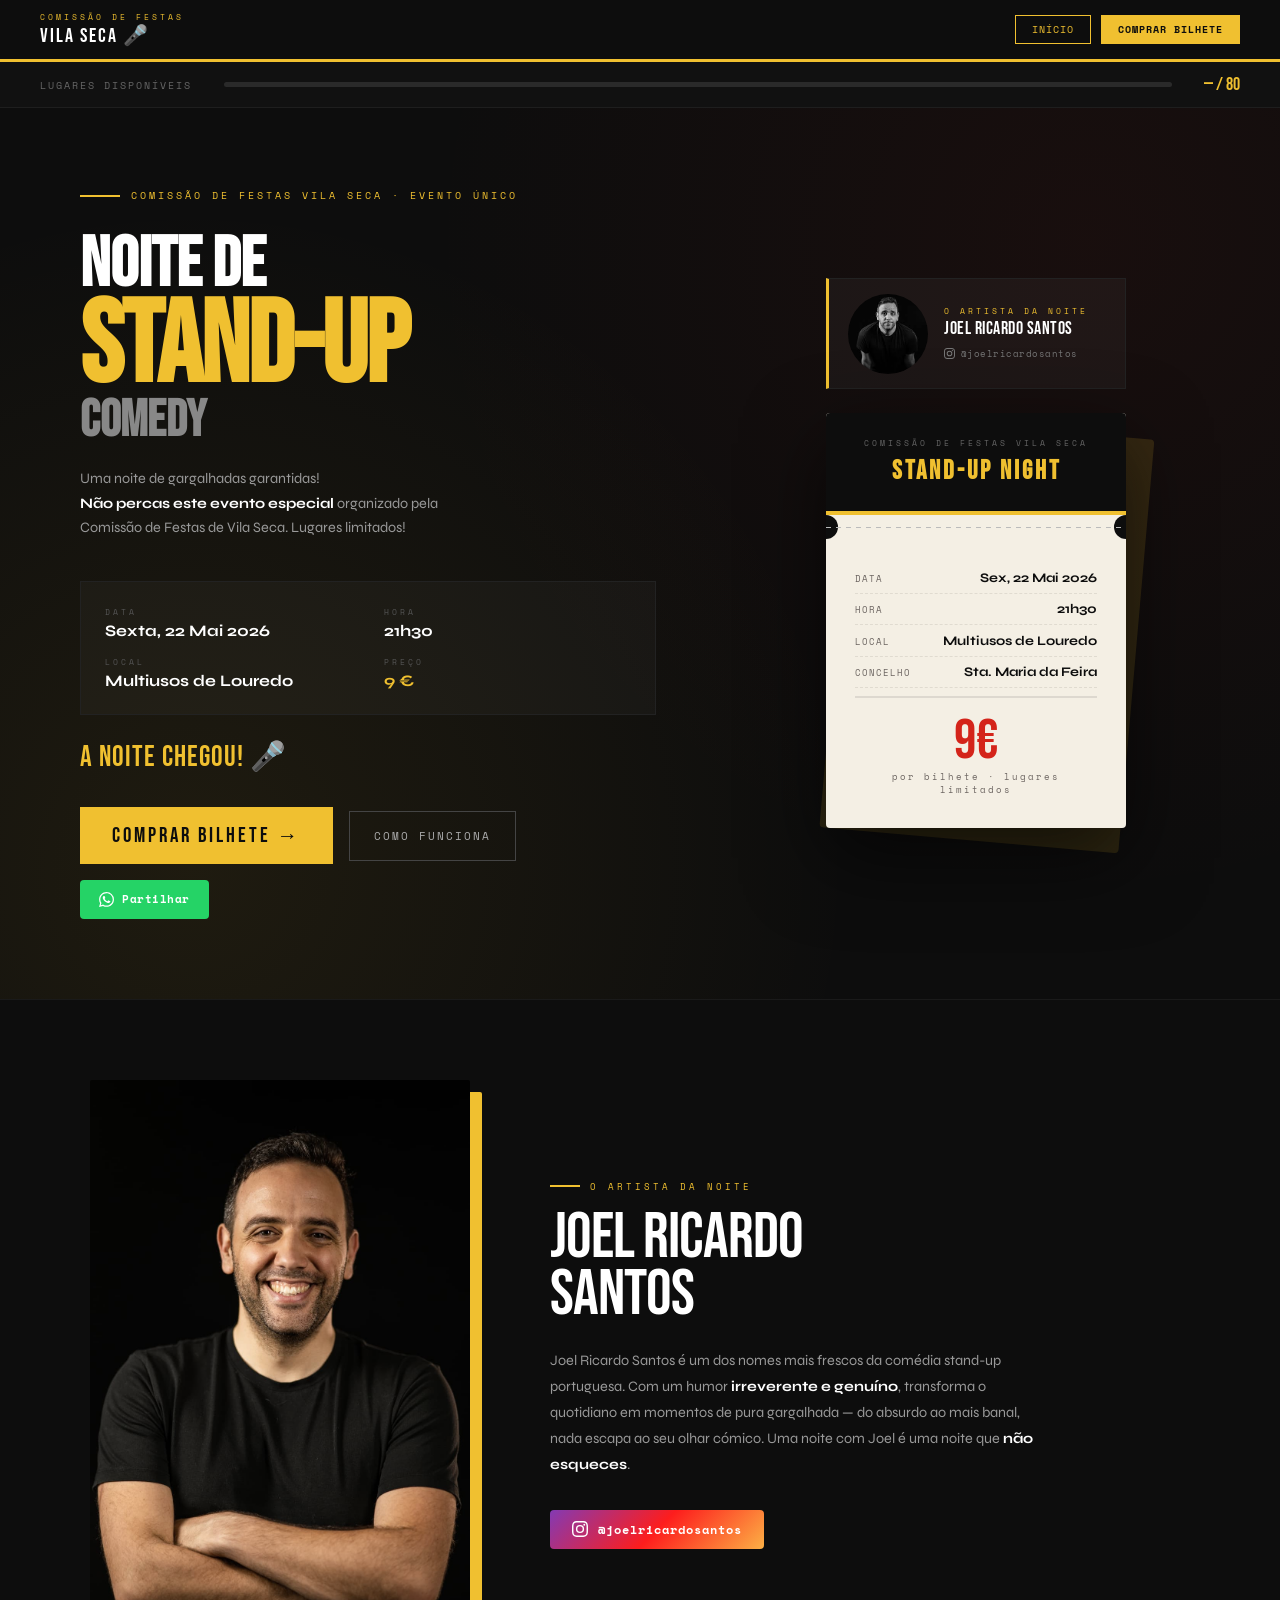
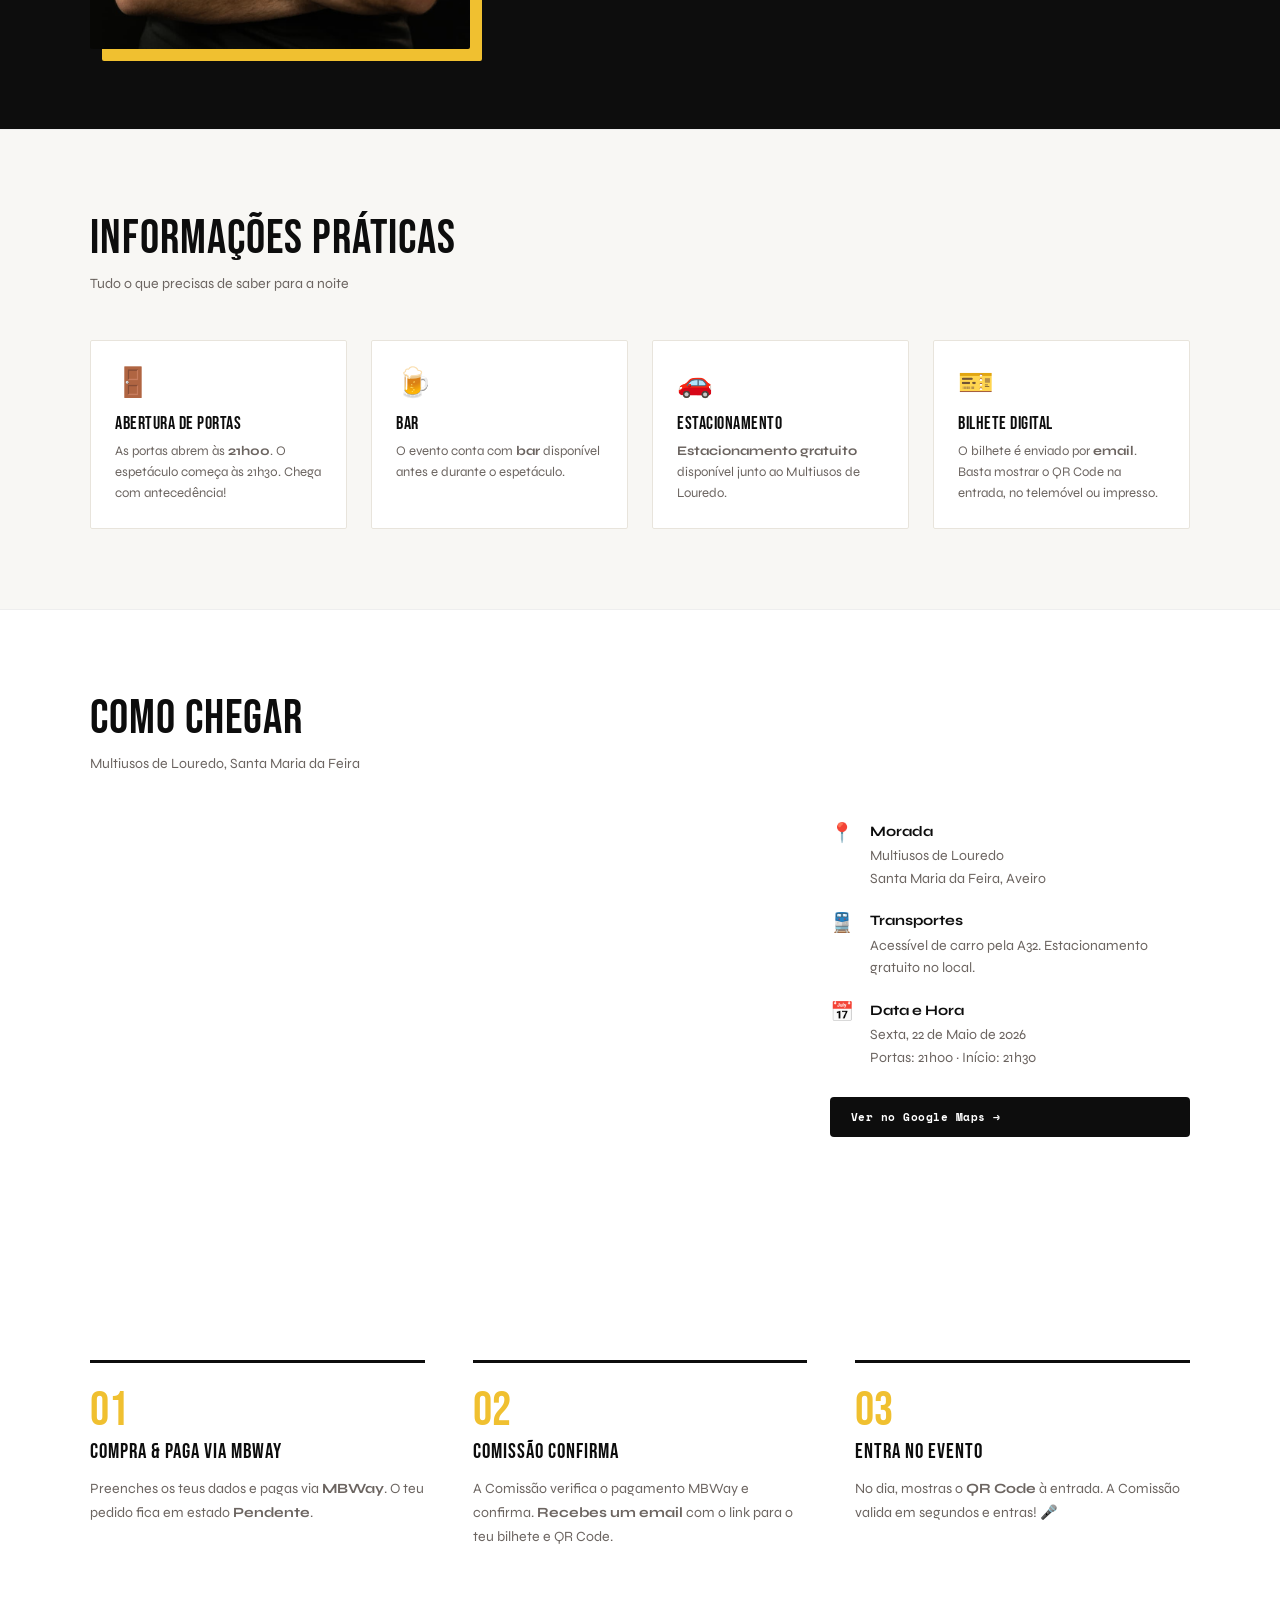
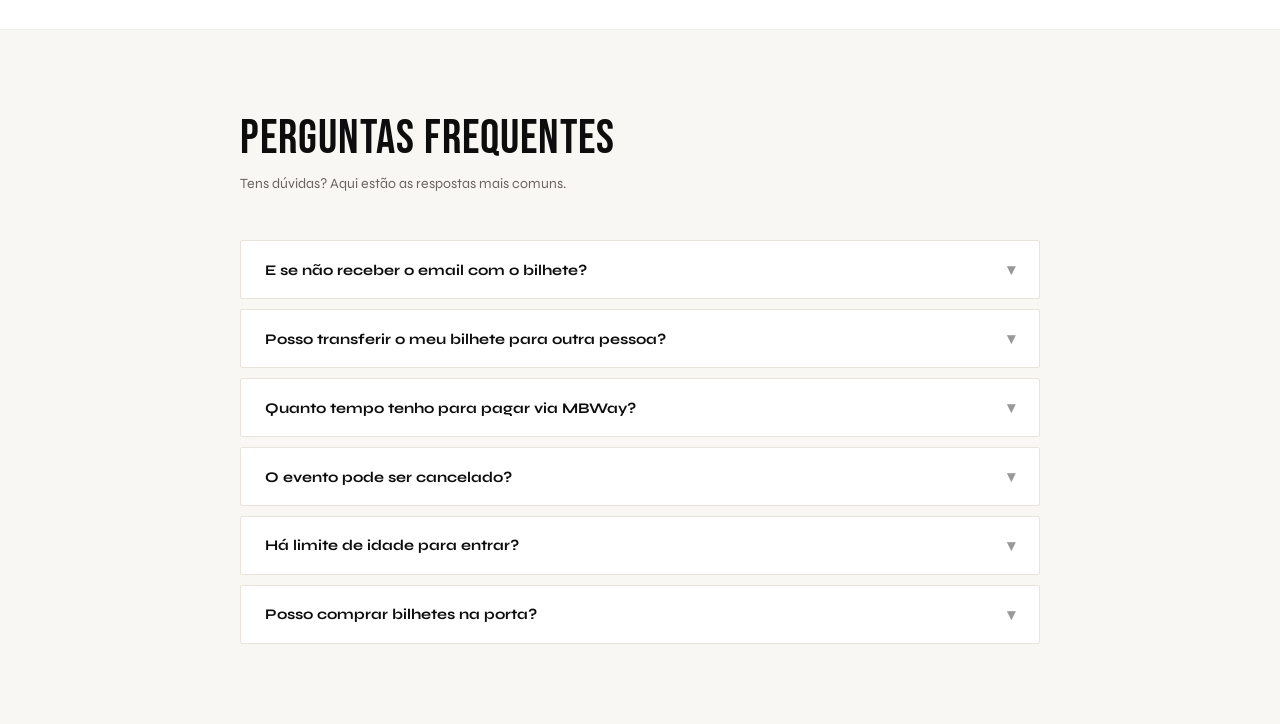
<file: index.html>
<!DOCTYPE html>
<html lang="pt">
<head>
<meta charset="UTF-8">
<meta name="viewport" content="width=device-width, initial-scale=1.0">
<title>Stand-Up Night — Comissão Festas de Vila Seca</title>
<link rel="stylesheet" href="style.css">
<style>
.hero { background:var(--ink); min-height:calc(100vh - 62px); display:grid; grid-template-columns:1.1fr .9fr; overflow:hidden; position:relative; }
.hero-bg { position:absolute; inset:0; background-image:radial-gradient(circle at 15% 85%,rgba(240,192,48,.08) 0%,transparent 50%),radial-gradient(circle at 85% 15%,rgba(212,36,26,.06) 0%,transparent 50%); pointer-events:none; }
.hero-left { display:flex; flex-direction:column; justify-content:center; padding:5rem 3rem 5rem 5rem; position:relative; z-index:1; }
.eyebrow { display:flex; align-items:center; gap:.7rem; margin-bottom:2rem; }
.eyebrow-line { width:40px; height:2px; background:var(--yellow); }
.eyebrow-text { font-family:'Space Mono',monospace; font-size:.62rem; letter-spacing:3px; text-transform:uppercase; color:var(--yellow); }
.hero-title { font-family:'Bebas Neue',cursive; line-height:.88; margin-bottom:1.5rem; }
.hero-title .l1 { font-size:clamp(3rem,5.5vw,6rem); color:#fff; display:block; }
.hero-title .l2 { font-size:clamp(5rem,9vw,9.5rem); color:var(--yellow); display:block; letter-spacing:-2px; }
.hero-title .l3 { font-size:clamp(2.2rem,4vw,4rem); color:#888; display:block; }
.hero-body { color:#999; font-size:.9rem; line-height:1.7; max-width:420px; margin-bottom:2.5rem; }
.hero-body strong { color:white; }
.hero-meta { display:grid; grid-template-columns:1fr 1fr; gap:1rem 2rem; margin-bottom:1.5rem; padding:1.5rem; border:1px solid #222; background:rgba(255,255,255,.03); }
.meta-label { font-family:'Space Mono',monospace; font-size:.52rem; letter-spacing:3px; text-transform:uppercase; color:#555; margin-bottom:.2rem; }
.meta-val { color:white; font-weight:700; font-size:1rem; }
.hero-ctas { display:flex; gap:1rem; align-items:center; flex-wrap:wrap; }
.hero-right { display:flex; flex-direction:column; align-items:center; justify-content:center; gap:1.5rem; padding:3rem 4rem 3rem 2rem; position:relative; z-index:1; }

/* Countdown */
.countdown { display:flex; gap:1rem; margin-bottom:2rem; }
.countdown-unit { text-align:center; }
.countdown-num { font-family:'Bebas Neue',cursive; font-size:2.4rem; color:var(--yellow); line-height:1; display:block; min-width:2.5rem; }
.countdown-lbl { font-family:'Space Mono',monospace; font-size:.45rem; letter-spacing:2px; text-transform:uppercase; color:#555; }
.countdown-sep { font-family:'Bebas Neue',cursive; font-size:2.2rem; color:#333; align-self:flex-start; padding-top:.1rem; }

/* WhatsApp btn */
.btn-whatsapp { display:inline-flex; align-items:center; gap:.5rem; background:#25d366; color:white; text-decoration:none; padding:.7rem 1.2rem; border-radius:4px; font-family:'Space Mono',monospace; font-size:.68rem; font-weight:700; letter-spacing:.5px; transition:opacity .2s; }
.btn-whatsapp:hover { opacity:.85; }
.btn-whatsapp svg { width:15px; height:15px; fill:white; flex-shrink:0; }

/* Artist mini card */
.artist-card { display:flex; align-items:center; gap:1rem; background:rgba(255,255,255,.04); border:1px solid #222; border-left:3px solid var(--yellow); padding:.9rem 1.2rem; width:300px; cursor:pointer; }
.artist-card-img { width:80px; height:80px; border-radius:50%; object-fit:cover; object-position:center top; flex-shrink:0; filter:grayscale(10%); }
.artist-card-info { min-width:0; }
.artist-card-label { font-family:'Space Mono',monospace; font-size:.48rem; letter-spacing:3px; text-transform:uppercase; color:var(--yellow); margin-bottom:.2rem; }
.artist-card-name { font-family:'Bebas Neue',cursive; font-size:1.15rem; color:white; line-height:1; margin-bottom:.35rem; letter-spacing:.5px; }
.artist-card-ig { display:inline-flex; align-items:center; gap:.35rem; color:#777; text-decoration:none; font-family:'Space Mono',monospace; font-size:.55rem; letter-spacing:.5px; transition:color .2s; }
.artist-card-ig:hover { color:var(--yellow); }
.artist-card-ig svg { width:11px; height:11px; fill:currentColor; flex-shrink:0; }

/* Ticket */
.ticket-3d { position:relative; width:300px; }
.ticket-shadow { position:absolute; inset:0; background:rgba(240,192,48,.15); transform:rotate(5deg) translate(12px,12px); border-radius:4px; }
.ticket-main { position:relative; background:var(--cream); border-radius:4px; overflow:hidden; box-shadow:0 30px 80px rgba(0,0,0,.6); }
.t-head { background:var(--ink); padding:1.5rem 1.8rem; border-bottom:4px solid var(--yellow); text-align:center; }
.t-head .org { font-family:'Space Mono',monospace; font-size:.52rem; letter-spacing:3px; text-transform:uppercase; color:#666; margin-bottom:.4rem; }
.t-head h3 { font-family:'Bebas Neue',cursive; color:var(--yellow); font-size:1.6rem; letter-spacing:3px; }
.t-tear { display:flex; justify-content:space-between; margin:0 -12px; position:relative; }
.t-tear::before { content:''; position:absolute; left:12px; right:12px; top:50%; height:1px; background:repeating-linear-gradient(90deg,#bbb,#bbb 5px,transparent 5px,transparent 10px); }
.t-dot { width:24px; height:24px; background:var(--ink); border-radius:50%; flex-shrink:0; }
.t-body { padding:1.5rem 1.8rem; }
.t-row { display:flex; justify-content:space-between; align-items:baseline; padding:.45rem 0; border-bottom:1px dashed #e0dbd0; font-size:.82rem; }
.t-row:last-child { border-bottom:none; }
.t-row .lbl { color:var(--muted); font-family:'Space Mono',monospace; font-size:.58rem; letter-spacing:1px; text-transform:uppercase; }
.t-row .val { font-weight:700; }
.t-price-wrap { text-align:center; padding:1rem 0 .5rem; border-top:2px solid var(--border); margin-top:.5rem; }
.t-price { font-family:'Bebas Neue',cursive; font-size:3.5rem; color:var(--red); line-height:1; }
.t-price-lbl { font-family:'Space Mono',monospace; font-size:.58rem; color:var(--muted); letter-spacing:2px; }

/* How-it-works */
.info-section { background:white; padding:5rem; }
.info-grid { max-width:1100px; margin:0 auto; display:grid; grid-template-columns:repeat(3,1fr); gap:3rem; }
.info-card { border-top:3px solid var(--ink); padding-top:1.5rem; }
.info-num { font-family:'Bebas Neue',cursive; font-size:3rem; color:var(--yellow); line-height:1; }
.info-title { font-family:'Bebas Neue',cursive; font-size:1.3rem; margin:.3rem 0 .8rem; letter-spacing:1px; }
.info-desc { color:var(--muted); font-size:.88rem; line-height:1.7; }

/* Artista section */
.artist-section { background:var(--ink); padding:5rem; border-top:1px solid #1a1a1a; }
.artist-inner { max-width:1100px; margin:0 auto; display:grid; grid-template-columns:380px 1fr; gap:5rem; align-items:center; }
.artist-img-wrap { position:relative; }
.artist-img-wrap::before { content:''; position:absolute; inset:0; background:var(--yellow); transform:translate(12px,12px); z-index:0; border-radius:2px; }
.artist-img-wrap img { position:relative; z-index:1; width:100%; border-radius:2px; display:block; filter:grayscale(15%); }
.artist-tag { font-family:'Space Mono',monospace; font-size:.58rem; letter-spacing:3px; text-transform:uppercase; color:var(--yellow); margin-bottom:1rem; display:flex; align-items:center; gap:.6rem; }
.artist-tag::before { content:''; width:30px; height:2px; background:var(--yellow); display:inline-block; }
.artist-name { font-family:'Bebas Neue',cursive; font-size:clamp(3rem,5vw,5rem); color:white; line-height:.9; margin-bottom:1.5rem; letter-spacing:-1px; }
.artist-bio { color:#999; font-size:.9rem; line-height:1.8; margin-bottom:2rem; max-width:500px; }
.artist-bio strong { color:white; }
.artist-ig { display:inline-flex; align-items:center; gap:.6rem; background:linear-gradient(135deg,#833ab4,#fd1d1d,#fcb045); color:white; text-decoration:none; padding:.7rem 1.4rem; border-radius:4px; font-family:'Space Mono',monospace; font-size:.72rem; letter-spacing:1px; font-weight:700; transition:opacity .2s; }
.artist-ig:hover { opacity:.85; }
.artist-ig svg { width:16px; height:16px; fill:white; flex-shrink:0; }

/* Practical info */
.practical-section { background:#f8f7f4; padding:5rem; border-top:1px solid #eee; }
.practical-inner { max-width:1100px; margin:0 auto; }
.section-heading { font-family:'Bebas Neue',cursive; font-size:clamp(2rem,4vw,3rem); letter-spacing:1px; margin-bottom:.5rem; }
.section-sub { color:var(--muted); font-size:.88rem; margin-bottom:3rem; }
.practical-grid { display:grid; grid-template-columns:repeat(4,1fr); gap:1.5rem; }
.practical-card { background:white; border:1px solid #e8e4dc; padding:1.5rem; border-radius:2px; }
.practical-icon { font-size:1.8rem; margin-bottom:.8rem; }
.practical-title { font-family:'Bebas Neue',cursive; font-size:1.1rem; letter-spacing:.5px; margin-bottom:.4rem; }
.practical-text { color:var(--muted); font-size:.82rem; line-height:1.6; }

/* Map section */
.map-section { padding:5rem; background:white; border-top:1px solid #eee; }
.map-inner { max-width:1100px; margin:0 auto; }
.map-wrap { display:grid; grid-template-columns:1fr 360px; gap:3rem; align-items:start; margin-top:2.5rem; }
.map-iframe { width:100%; height:380px; border:0; border-radius:2px; display:block; }
.map-info { display:flex; flex-direction:column; gap:1.2rem; }
.map-info-row { display:flex; gap:1rem; align-items:flex-start; }
.map-info-icon { font-size:1.2rem; flex-shrink:0; margin-top:.1rem; }
.map-info-text { font-size:.88rem; line-height:1.6; color:var(--muted); }
.map-info-text strong { color:var(--ink); display:block; margin-bottom:.15rem; font-size:.9rem; }
.btn-directions { display:inline-flex; align-items:center; gap:.5rem; margin-top:.5rem; background:var(--ink); color:white; text-decoration:none; padding:.75rem 1.3rem; border-radius:4px; font-family:'Space Mono',monospace; font-size:.68rem; font-weight:700; letter-spacing:.5px; transition:background .2s; }
.btn-directions:hover { background:#222; }

/* FAQ */
.faq-section { background:#f8f7f4; padding:5rem; border-top:1px solid #eee; }
.faq-inner { max-width:800px; margin:0 auto; }
.faq-list { margin-top:2.5rem; display:flex; flex-direction:column; gap:.6rem; }
.faq-item { background:white; border:1px solid #e8e4dc; border-radius:2px; overflow:hidden; }
.faq-q { width:100%; background:none; border:none; text-align:left; padding:1.2rem 1.5rem; cursor:pointer; display:flex; justify-content:space-between; align-items:center; gap:1rem; font-family:inherit; font-size:.92rem; font-weight:700; color:var(--ink); }
.faq-q:hover { background:#fafaf8; }
.faq-arrow { font-size:1rem; transition:transform .25s; flex-shrink:0; color:#999; }
.faq-item.open .faq-arrow { transform:rotate(180deg); }
.faq-a { display:none; padding:0 1.5rem 1.2rem; color:var(--muted); font-size:.88rem; line-height:1.7; }
.faq-item.open .faq-a { display:block; }

@media(max-width:900px) {
  .hero { grid-template-columns:1fr; }
  .hero-right { display:none; }
  .hero-left { padding:3rem 1.5rem; }
  .info-grid { grid-template-columns:1fr; }
  .info-section { padding:3rem 1.5rem; }
  .artist-section { padding:3rem 1.5rem; }
  .artist-inner { grid-template-columns:1fr; gap:2.5rem; }
  .artist-img-wrap { max-width:280px; margin:0 auto; }
  .practical-section { padding:3rem 1.5rem; }
  .practical-grid { grid-template-columns:1fr 1fr; }
  .map-section { padding:3rem 1.5rem; }
  .map-wrap { grid-template-columns:1fr; }
  .map-iframe { height:280px; }
  .faq-section { padding:3rem 1.5rem; }
}
@media(max-width:500px) {
  .practical-grid { grid-template-columns:1fr; }
  .countdown { gap:.6rem; }
  .countdown-num { font-size:1.8rem; }
}
</style>
</head>
<body>

<div class="loading-overlay" id="loading"><div class="spinner"></div><div class="loading-text" id="loading-text">A carregar...</div></div>

<nav>
  <a class="nav-brand" href="index.html">
    <span class="nav-brand-top">Comissão de Festas</span>
    <span class="nav-brand-main">VILA SECA 🎤</span>
  </a>
  <div class="nav-links">
    <a class="nav-btn active" href="index.html">Início</a>
    <a class="nav-btn cta" href="comprar.html">Comprar Bilhete</a>
  </div>
</nav>

<div class="stock-banner">
  <span class="stock-banner-lbl">Lugares disponíveis</span>
  <div class="stock-bar-wrap"><div class="stock-bar-fill" id="home-bar" style="width:0%"></div></div>
  <span class="stock-nums"><span id="home-avail">—</span> / <span id="home-cap">80</span></span>
</div>

<div class="hero">
  <div class="hero-bg"></div>
  <div class="hero-left fadein">
    <div class="eyebrow"><div class="eyebrow-line"></div><span class="eyebrow-text">Comissão de Festas Vila Seca · Evento Único</span></div>
    <h1 class="hero-title">
      <span class="l1">NOITE DE</span>
      <span class="l2">STAND-UP</span>
      <span class="l3">COMEDY</span>
    </h1>
    <p class="hero-body">Uma noite de gargalhadas garantidas!<br><strong>Não percas este evento especial</strong> organizado pela Comissão de Festas de Vila Seca. Lugares limitados!</p>
    <div class="hero-meta">
      <div><div class="meta-label">Data</div><div class="meta-val">Sexta, 22 Mai 2026</div></div>
      <div><div class="meta-label">Hora</div><div class="meta-val">21h30</div></div>
      <div><div class="meta-label">Local</div><div class="meta-val">Multiusos de Louredo</div></div>
      <div><div class="meta-label">Preço</div><div class="meta-val" style="color:var(--yellow)">9 €</div></div>
    </div>
    <div class="countdown" id="countdown">
      <div class="countdown-unit"><span class="countdown-num" id="cd-days">--</span><span class="countdown-lbl">Dias</span></div>
      <div class="countdown-sep">:</div>
      <div class="countdown-unit"><span class="countdown-num" id="cd-hours">--</span><span class="countdown-lbl">Horas</span></div>
      <div class="countdown-sep">:</div>
      <div class="countdown-unit"><span class="countdown-num" id="cd-mins">--</span><span class="countdown-lbl">Min</span></div>
      <div class="countdown-sep">:</div>
      <div class="countdown-unit"><span class="countdown-num" id="cd-secs">--</span><span class="countdown-lbl">Seg</span></div>
    </div>
    <div class="hero-ctas">
      <a class="btn-primary" href="comprar.html">Comprar Bilhete →</a>
      <a class="btn-ghost" href="#how">Como funciona</a>
      <a class="btn-whatsapp" href="https://wa.me/?text=Vem%20connosco%20%C3%A0%20Noite%20de%20Stand-Up%20Comedy%20em%20Vila%20Seca!%20%F0%9F%8E%A4%20Sex%2022%20Mai%2C%2021h30%2C%20Multiusos%20de%20Louredo%20%E2%80%94%20bilhetes%20a%209%E2%82%AC%3A%20https%3A%2F%2Fstand-up-vilaseca.com" target="_blank" rel="noopener">
        <svg viewBox="0 0 24 24" xmlns="http://www.w3.org/2000/svg"><path d="M17.472 14.382c-.297-.149-1.758-.867-2.03-.967-.273-.099-.471-.148-.67.15-.197.297-.767.966-.94 1.164-.173.199-.347.223-.644.075-.297-.15-1.255-.463-2.39-1.475-.883-.788-1.48-1.761-1.653-2.059-.173-.297-.018-.458.13-.606.134-.133.298-.347.446-.52.149-.174.198-.298.298-.497.099-.198.05-.371-.025-.52-.075-.149-.669-1.612-.916-2.207-.242-.579-.487-.5-.669-.51-.173-.008-.371-.01-.57-.01-.198 0-.52.074-.792.372-.272.297-1.04 1.016-1.04 2.479 0 1.462 1.065 2.875 1.213 3.074.149.198 2.096 3.2 5.077 4.487.709.306 1.262.489 1.694.625.712.227 1.36.195 1.871.118.571-.085 1.758-.719 2.006-1.413.248-.694.248-1.289.173-1.413-.074-.124-.272-.198-.57-.347m-5.421 7.403h-.004a9.87 9.87 0 01-5.031-1.378l-.361-.214-3.741.982.998-3.648-.235-.374a9.86 9.86 0 01-1.51-5.26c.001-5.45 4.436-9.884 9.888-9.884 2.64 0 5.122 1.03 6.988 2.898a9.825 9.825 0 012.893 6.994c-.003 5.45-4.437 9.884-9.885 9.884m8.413-18.297A11.815 11.815 0 0012.05 0C5.495 0 .16 5.335.157 11.892c0 2.096.547 4.142 1.588 5.945L.057 24l6.305-1.654a11.882 11.882 0 005.683 1.448h.005c6.554 0 11.89-5.335 11.893-11.893a11.821 11.821 0 00-3.48-8.413z"/></svg>
        Partilhar
      </a>
    </div>
  </div>
  <div class="hero-right">
    <div class="artist-card fadein" onclick="document.querySelector('.artist-section').scrollIntoView({behavior:'smooth'})">
      <img class="artist-card-img" src="img/joel2.jpeg" alt="Joel Ricardo Santos">
      <div class="artist-card-info">
        <div class="artist-card-label">O Artista da Noite</div>
        <div class="artist-card-name">JOEL RICARDO SANTOS</div>
        <a class="artist-card-ig" href="https://www.instagram.com/joelricardosantos/" target="_blank" rel="noopener">
          <svg viewBox="0 0 24 24" xmlns="http://www.w3.org/2000/svg"><path d="M12 2.163c3.204 0 3.584.012 4.85.07 3.252.148 4.771 1.691 4.919 4.919.058 1.265.069 1.645.069 4.849 0 3.205-.012 3.584-.069 4.849-.149 3.225-1.664 4.771-4.919 4.919-1.266.058-1.644.07-4.85.07-3.204 0-3.584-.012-4.849-.07-3.26-.149-4.771-1.699-4.919-4.92-.058-1.265-.07-1.644-.07-4.849 0-3.204.013-3.583.07-4.849.149-3.227 1.664-4.771 4.919-4.919 1.266-.057 1.645-.069 4.849-.069zM12 0C8.741 0 8.333.014 7.053.072 2.695.272.273 2.69.073 7.052.014 8.333 0 8.741 0 12c0 3.259.014 3.668.072 4.948.2 4.358 2.618 6.78 6.98 6.98C8.333 23.986 8.741 24 12 24c3.259 0 3.668-.014 4.948-.072 4.354-.2 6.782-2.618 6.979-6.98.059-1.28.073-1.689.073-4.948 0-3.259-.014-3.667-.072-4.947-.196-4.354-2.617-6.78-6.979-6.98C15.668.014 15.259 0 12 0zm0 5.838a6.162 6.162 0 100 12.324 6.162 6.162 0 000-12.324zM12 16a4 4 0 110-8 4 4 0 010 8zm6.406-11.845a1.44 1.44 0 100 2.881 1.44 1.44 0 000-2.881z"/></svg>
          @joelricardosantos
        </a>
      </div>
    </div>
    <div class="ticket-3d fadein" style="animation-delay:.1s">
      <div class="ticket-shadow"></div>
      <div class="ticket-main">
        <div class="t-head"><div class="org">Comissão de Festas Vila Seca</div><h3>STAND-UP NIGHT</h3></div>
        <div class="t-tear"><div class="t-dot"></div><div class="t-dot"></div></div>
        <div class="t-body">
          <div class="t-row"><span class="lbl">Data</span><span class="val">Sex, 22 Mai 2026</span></div>
          <div class="t-row"><span class="lbl">Hora</span><span class="val">21h30</span></div>
          <div class="t-row"><span class="lbl">Local</span><span class="val">Multiusos de Louredo</span></div>
          <div class="t-row"><span class="lbl">Concelho</span><span class="val">Sta. Maria da Feira</span></div>
          <div class="t-price-wrap"><div class="t-price">9€</div><div class="t-price-lbl">por bilhete · lugares limitados</div></div>
        </div>
      </div>
    </div>
  </div>
</div>

<section class="artist-section">
  <div class="artist-inner">
    <div class="artist-img-wrap fadein">
      <img src="img/joel.jpeg" alt="Joel Ricardo Santos — Comediante">
    </div>
    <div class="fadein" style="animation-delay:.1s">
      <div class="artist-tag">O Artista da Noite</div>
      <div class="artist-name">JOEL RICARDO<br>SANTOS</div>
      <p class="artist-bio">
        Joel Ricardo Santos é um dos nomes mais frescos da comédia stand-up portuguesa.
        Com um humor <strong>irreverente e genuíno</strong>, transforma o quotidiano em momentos de pura gargalhada —
        do absurdo ao mais banal, nada escapa ao seu olhar cómico.
        Uma noite com Joel é uma noite que <strong>não esqueces</strong>.
      </p>
      <a class="artist-ig" href="https://www.instagram.com/joelricardosantos/" target="_blank" rel="noopener">
        <svg viewBox="0 0 24 24" xmlns="http://www.w3.org/2000/svg"><path d="M12 2.163c3.204 0 3.584.012 4.85.07 3.252.148 4.771 1.691 4.919 4.919.058 1.265.069 1.645.069 4.849 0 3.205-.012 3.584-.069 4.849-.149 3.225-1.664 4.771-4.919 4.919-1.266.058-1.644.07-4.85.07-3.204 0-3.584-.012-4.849-.07-3.26-.149-4.771-1.699-4.919-4.92-.058-1.265-.07-1.644-.07-4.849 0-3.204.013-3.583.07-4.849.149-3.227 1.664-4.771 4.919-4.919 1.266-.057 1.645-.069 4.849-.069zM12 0C8.741 0 8.333.014 7.053.072 2.695.272.273 2.69.073 7.052.014 8.333 0 8.741 0 12c0 3.259.014 3.668.072 4.948.2 4.358 2.618 6.78 6.98 6.98C8.333 23.986 8.741 24 12 24c3.259 0 3.668-.014 4.948-.072 4.354-.2 6.782-2.618 6.979-6.98.059-1.28.073-1.689.073-4.948 0-3.259-.014-3.667-.072-4.947-.196-4.354-2.617-6.78-6.979-6.98C15.668.014 15.259 0 12 0zm0 5.838a6.162 6.162 0 100 12.324 6.162 6.162 0 000-12.324zM12 16a4 4 0 110-8 4 4 0 010 8zm6.406-11.845a1.44 1.44 0 100 2.881 1.44 1.44 0 000-2.881z"/></svg>
        @joelricardosantos
      </a>
    </div>
  </div>
</section>

<section class="practical-section">
  <div class="practical-inner">
    <div class="section-heading">Informações Práticas</div>
    <div class="section-sub">Tudo o que precisas de saber para a noite</div>
    <div class="practical-grid">
      <div class="practical-card fadein">
        <div class="practical-icon">🚪</div>
        <div class="practical-title">Abertura de Portas</div>
        <p class="practical-text">As portas abrem às <strong>21h00</strong>. O espetáculo começa às 21h30. Chega com antecedência!</p>
      </div>
      <div class="practical-card fadein" style="animation-delay:.05s">
        <div class="practical-icon">🍺</div>
        <div class="practical-title">Bar</div>
        <p class="practical-text">O evento conta com <strong>bar</strong> disponível antes e durante o espetáculo.</p>
      </div>
      <div class="practical-card fadein" style="animation-delay:.1s">
        <div class="practical-icon">🚗</div>
        <div class="practical-title">Estacionamento</div>
        <p class="practical-text"><strong>Estacionamento gratuito</strong> disponível junto ao Multiusos de Louredo.</p>
      </div>
      <div class="practical-card fadein" style="animation-delay:.15s">
        <div class="practical-icon">🎫</div>
        <div class="practical-title">Bilhete Digital</div>
        <p class="practical-text">O bilhete é enviado por <strong>email</strong>. Basta mostrar o QR Code na entrada, no telemóvel ou impresso.</p>
      </div>
    </div>
  </div>
</section>

<section class="map-section">
  <div class="map-inner">
    <div class="section-heading">Como Chegar</div>
    <div class="section-sub">Multiusos de Louredo, Santa Maria da Feira</div>
    <div class="map-wrap">
      <iframe
        class="map-iframe"
        src="https://maps.google.com/maps?q=Multiusos+de+Louredo+Santa+Maria+da+Feira+Portugal&output=embed"
        allowfullscreen
        loading="lazy"
        referrerpolicy="no-referrer-when-downgrade">
      </iframe>
      <div class="map-info">
        <div class="map-info-row">
          <div class="map-info-icon">📍</div>
          <div class="map-info-text"><strong>Morada</strong>Multiusos de Louredo<br>Santa Maria da Feira, Aveiro</div>
        </div>
        <div class="map-info-row">
          <div class="map-info-icon">🚆</div>
          <div class="map-info-text"><strong>Transportes</strong>Acessível de carro pela A32. Estacionamento gratuito no local.</div>
        </div>
        <div class="map-info-row">
          <div class="map-info-icon">📅</div>
          <div class="map-info-text"><strong>Data e Hora</strong>Sexta, 22 de Maio de 2026<br>Portas: 21h00 · Início: 21h30</div>
        </div>
        <a class="btn-directions" href="https://www.google.com/maps/search/Multiusos+de+Louredo+Santa+Maria+da+Feira" target="_blank" rel="noopener">
          Ver no Google Maps →
        </a>
      </div>
    </div>
  </div>
</section>

<div class="info-section" id="how">
  <div class="info-grid">
    <div class="info-card fadein">
      <div class="info-num">01</div>
      <div class="info-title">Compra & Paga via MBWay</div>
      <p class="info-desc">Preenches os teus dados e pagas via <strong>MBWay</strong>. O teu pedido fica em estado <strong>Pendente</strong>.</p>
    </div>
    <div class="info-card fadein" style="animation-delay:.1s">
      <div class="info-num">02</div>
      <div class="info-title">Comissão Confirma</div>
      <p class="info-desc">A Comissão verifica o pagamento MBWay e confirma. <strong>Recebes um email</strong> com o link para o teu bilhete e QR Code.</p>
    </div>
    <div class="info-card fadein" style="animation-delay:.2s">
      <div class="info-num">03</div>
      <div class="info-title">Entra no Evento</div>
      <p class="info-desc">No dia, mostras o <strong>QR Code</strong> à entrada. A Comissão valida em segundos e entras! 🎤</p>
    </div>
  </div>
</div>

<section class="faq-section">
  <div class="faq-inner">
    <div class="section-heading">Perguntas Frequentes</div>
    <div class="section-sub">Tens dúvidas? Aqui estão as respostas mais comuns.</div>
    <div class="faq-list">
      <div class="faq-item">
        <button class="faq-q" onclick="toggleFaq(this)">E se não receber o email com o bilhete? <span class="faq-arrow">▾</span></button>
        <div class="faq-a">Verifica a pasta de spam. Se não estiver lá, entra em contacto connosco via Instagram ou WhatsApp com o nome e email que usaste na compra e resolvemos de imediato.</div>
      </div>
      <div class="faq-item">
        <button class="faq-q" onclick="toggleFaq(this)">Posso transferir o meu bilhete para outra pessoa? <span class="faq-arrow">▾</span></button>
        <div class="faq-a">Sim! O bilhete é válido para quem o apresentar na entrada. Basta enviar o link do bilhete ou o QR Code para a pessoa que vai em teu lugar.</div>
      </div>
      <div class="faq-item">
        <button class="faq-q" onclick="toggleFaq(this)">Quanto tempo tenho para pagar via MBWay? <span class="faq-arrow">▾</span></button>
        <div class="faq-a">Deves efetuar o pagamento MBWay logo após a compra. Após a confirmação do pagamento, a Comissão confirma o bilhete manualmente, normalmente em menos de 24h.</div>
      </div>
      <div class="faq-item">
        <button class="faq-q" onclick="toggleFaq(this)">O evento pode ser cancelado? <span class="faq-arrow">▾</span></button>
        <div class="faq-a">Em caso de cancelamento do evento, todos os participantes serão notificados e receberão o reembolso integral do valor pago.</div>
      </div>
      <div class="faq-item">
        <button class="faq-q" onclick="toggleFaq(this)">Há limite de idade para entrar? <span class="faq-arrow">▾</span></button>
        <div class="faq-a">O espetáculo é recomendado para maiores de 16 anos. Menores deverão ser acompanhados por um adulto responsável.</div>
      </div>
      <div class="faq-item">
        <button class="faq-q" onclick="toggleFaq(this)">Posso comprar bilhetes na porta? <span class="faq-arrow">▾</span></button>
        <div class="faq-a">Apenas se ainda houver lugares disponíveis. Os bilhetes online têm prioridade e o espaço tem lotação limitada — recomendamos que compres antecipadamente para garantir o teu lugar.</div>
      </div>
    </div>
  </div>
</section>

<div class="toast" id="toast"></div>
<script src="config.js"></script>
<script src="app.js"></script>
<script>
(async function(){
  try {
    var tickets = await getTicketCounts();
    var cap = await getCapacity();
    var confirmed = tickets.filter(function(t){return t.status!=='pending' && t.status!=='cancelled';}).reduce(function(a,t){return a+t.qty;},0);
    var avail = Math.max(0, cap - confirmed);
    var pct = cap > 0 ? Math.round((confirmed/cap)*100) : 0;
    setEl('home-avail', avail);
    setEl('home-cap', cap);
    setBar('home-bar', pct);
  } catch(e) { console.warn('Stock load failed', e); }
})();

// Countdown
(function(){
  var target = new Date('2026-05-22T21:30:00').getTime();
  function tick(){
    var now = Date.now();
    var diff = target - now;
    if(diff <= 0){
      document.getElementById('countdown').innerHTML = '<span style="font-family:\'Bebas Neue\',cursive;font-size:1.8rem;color:var(--yellow);letter-spacing:1px">A noite chegou! 🎤</span>';
      return;
    }
    var d = Math.floor(diff/86400000);
    var h = Math.floor((diff%86400000)/3600000);
    var m = Math.floor((diff%3600000)/60000);
    var s = Math.floor((diff%60000)/1000);
    document.getElementById('cd-days').textContent = String(d).padStart(2,'0');
    document.getElementById('cd-hours').textContent = String(h).padStart(2,'0');
    document.getElementById('cd-mins').textContent = String(m).padStart(2,'0');
    document.getElementById('cd-secs').textContent = String(s).padStart(2,'0');
  }
  tick();
  setInterval(tick, 1000);
})();

// FAQ accordion
function toggleFaq(btn){
  var item = btn.parentElement;
  var isOpen = item.classList.contains('open');
  document.querySelectorAll('.faq-item.open').forEach(function(el){ el.classList.remove('open'); });
  if(!isOpen) item.classList.add('open');
}
</script>
</body>
</html>
</file>
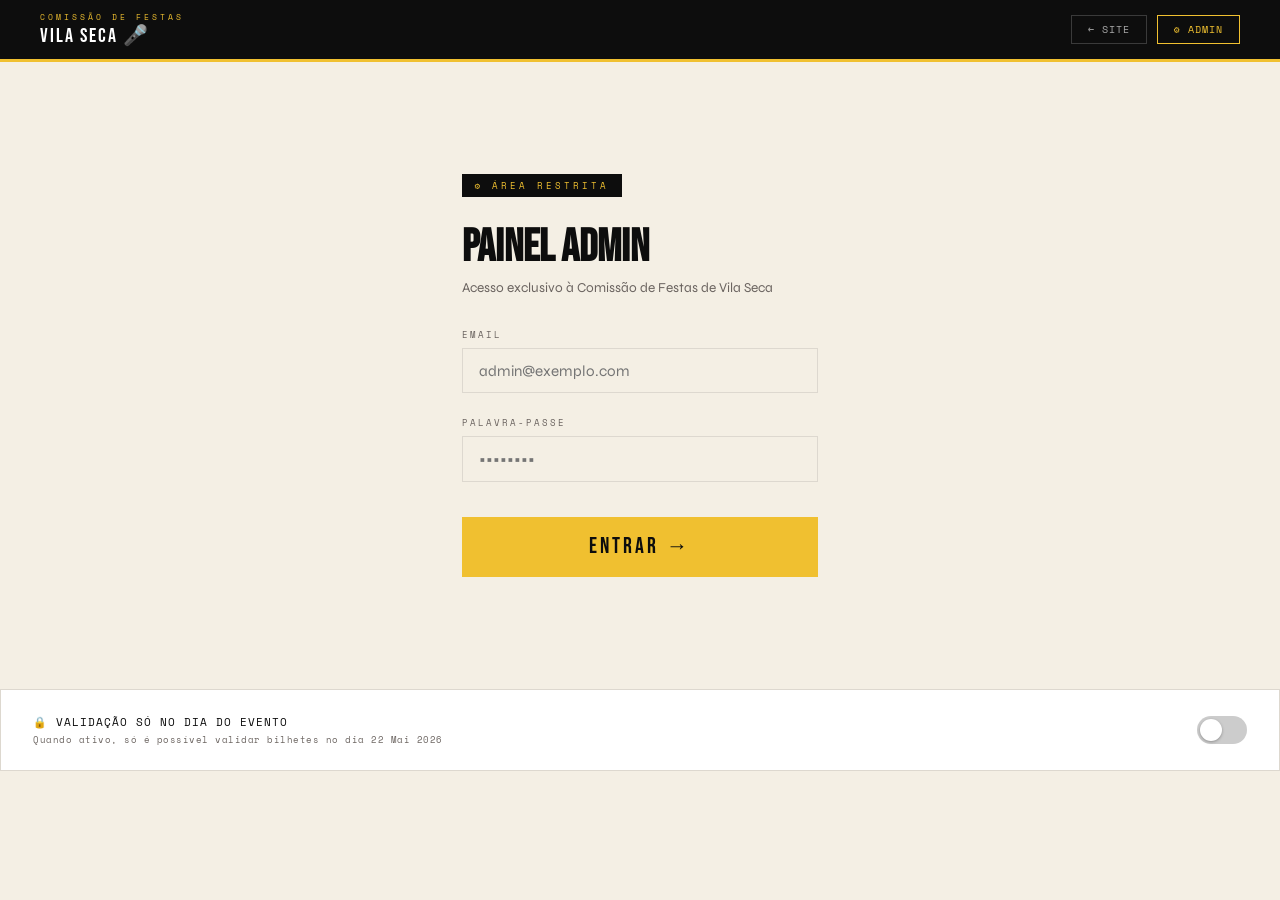
<file: admin.html>
<!DOCTYPE html>
<html lang="pt">
<head>
<meta charset="UTF-8">
<meta name="viewport" content="width=device-width, initial-scale=1.0">
<title>Admin — Vila Seca Stand-Up Night</title>
<link rel="stylesheet" href="style.css">
<style>
.admin-login-wrap { max-width:420px; margin:7rem auto; padding:0 2rem; }
.admin-login-wrap h2 { font-family:'Bebas Neue',cursive; font-size:2.8rem; margin-bottom:.3rem; }
.admin-login-wrap .sub { color:var(--muted); font-size:.85rem; margin-bottom:2rem; }
.demo-hint { font-family:'Space Mono',monospace; font-size:.62rem; color:var(--muted); background:var(--cream); border:1px dashed var(--border); padding:.6rem 1rem; margin-top:1rem; letter-spacing:1px; }
.admin-dash { padding:2.5rem; max-width:1300px; margin:0 auto; }
.dash-top { display:flex; align-items:flex-start; justify-content:space-between; margin-bottom:2.5rem; padding-bottom:1.5rem; border-bottom:2px solid var(--ink); flex-wrap:wrap; gap:1rem; }
.dash-top h2 { font-family:'Bebas Neue',cursive; font-size:2.2rem; line-height:1; }
.event-tag { font-family:'Space Mono',monospace; font-size:.62rem; color:var(--muted); letter-spacing:2px; margin-top:.3rem; }
.dash-actions { display:flex; gap:.8rem; align-items:center; flex-wrap:wrap; }
.pending-alert { display:inline-flex; align-items:center; gap:.5rem; background:var(--orange); color:white; font-family:'Space Mono',monospace; font-size:.62rem; letter-spacing:1px; padding:.4rem .9rem; border-radius:2px; animation:pulse-bg 1.5s infinite; }
.pending-alert .dot { width:8px; height:8px; background:white; border-radius:50%; }
.stats-row { display:grid; grid-template-columns:repeat(5,1fr); gap:1.2rem; margin-bottom:2.5rem; }
.scard { background:white; border:1.5px solid var(--border); padding:1.5rem; }
.scard.dark { background:var(--ink); color:white; }
.scard.oc   { background:var(--orange); color:white; border-color:var(--orange); }
.scard .sv  { font-family:'Bebas Neue',cursive; font-size:3rem; line-height:1; }
.scard .sl  { font-family:'Space Mono',monospace; font-size:.55rem; letter-spacing:2px; text-transform:uppercase; color:var(--muted); margin-top:.25rem; }
.scard.dark .sl, .scard.oc .sl { color:rgba(255,255,255,.6); }
.sv.yellow { color:var(--yellow); }
.sv.green  { color:var(--green); }
.sv.white  { color:white; }
.section-label { font-family:'Bebas Neue',cursive; font-size:1.4rem; margin-bottom:1rem; display:flex; align-items:center; gap:.8rem; }
.admin-main { display:grid; grid-template-columns:1fr 1fr; gap:2rem; margin-bottom:2rem; }
.acard { background:white; border:1.5px solid var(--border); padding:2rem; }
.acard h3 { font-family:'Bebas Neue',cursive; font-size:1.4rem; margin-bottom:1.5rem; }
.acard.ob { border-color:var(--orange); border-width:2px; }
.acard.ob h3 { color:var(--orange); }
.filter-bar { display:flex; gap:.6rem; margin-bottom:1.2rem; flex-wrap:wrap; }
.filter-bar input, .filter-bar select { padding:.55rem .8rem; border:1.5px solid var(--border); font-family:'Space Mono',monospace; font-size:.7rem; outline:none; background:white; }
.filter-bar input { flex:1; min-width:160px; }
.filter-bar input:focus, .filter-bar select:focus { border-color:var(--ink); }
.filter-bar select { cursor:pointer; }
/* STOCK MGMT */
.stock-mgmt { background:white; border:1.5px solid var(--border); padding:2rem; margin-top:2rem; }
.stock-mgmt h3 { font-family:'Bebas Neue',cursive; font-size:1.4rem; margin-bottom:1.5rem; }
.stock-stats { display:grid; grid-template-columns:repeat(3,1fr); gap:1.2rem; margin-bottom:1.5rem; }
.ss-box { background:var(--cream); border:1.5px solid var(--border); padding:1.2rem; }
.ss-lbl { font-family:'Space Mono',monospace; font-size:.55rem; letter-spacing:2px; text-transform:uppercase; color:var(--muted); margin-bottom:.5rem; }
.ss-val { font-family:'Bebas Neue',cursive; font-size:2.5rem; line-height:1; }
.occ-bar-wrap { margin-top:1rem; }
.occ-bar-top  { display:flex; justify-content:space-between; margin-bottom:.4rem; font-family:'Space Mono',monospace; font-size:.62rem; color:var(--muted); }
.occ-bar-top strong { font-family:'Bebas Neue',cursive; font-size:1.1rem; color:var(--ink); }
.occ-bar  { height:10px; background:#e0dbd0; border-radius:5px; overflow:hidden; }
.occ-fill { height:10px; background:var(--yellow); border-radius:5px; transition:width .5s; }
.cap-edit { display:flex; align-items:center; gap:1rem; padding-top:1.5rem; border-top:1px solid var(--border); flex-wrap:wrap; }
.cap-edit label { font-family:'Space Mono',monospace; font-size:.58rem; letter-spacing:1px; text-transform:uppercase; color:var(--muted); }
.cap-edit input { width:90px; padding:.6rem .8rem; border:1.5px solid var(--border); font-family:'Bebas Neue',cursive; font-size:1.5rem; text-align:center; outline:none; }
.cap-edit input:focus { border-color:var(--ink); }
/* MODAL */
.modal-overlay { position:fixed; inset:0; background:rgba(0,0,0,.7); z-index:200; display:none; align-items:center; justify-content:center; }
.modal-overlay.open { display:flex; }
.modal { background:white; padding:2.5rem; max-width:460px; width:90%; position:relative; animation:pop .3s ease; }
.modal h3 { font-family:'Bebas Neue',cursive; font-size:2rem; margin-bottom:.3rem; }
.modal .sub { color:var(--muted); font-size:.82rem; margin-bottom:2rem; }
.modal-close { position:absolute; top:1rem; right:1rem; background:none; border:none; font-size:1.5rem; cursor:pointer; color:var(--muted); }
/* REJECT MODAL */
.reject-icon { width:70px; height:70px; background:var(--red); border-radius:50%; display:flex; align-items:center; justify-content:center; font-size:2rem; margin:0 auto 1.5rem; }
.reject-info { background:var(--cream); border:1.5px solid var(--border); padding:1.2rem; margin:1.5rem 0; }
.reject-info .ri-row { display:flex; justify-content:space-between; padding:.35rem 0; font-size:.85rem; }
.reject-info .ri-row:not(:last-child) { border-bottom:1px solid var(--border); }
.reject-info .ri-lbl { font-family:'Space Mono',monospace; font-size:.6rem; letter-spacing:1px; text-transform:uppercase; color:var(--muted); }
.reject-actions { display:flex; gap:1rem; margin-top:1.5rem; }
.reject-actions button { flex:1; padding:.85rem; font-size:.9rem; cursor:pointer; border:1.5px solid var(--border); font-family:inherit; transition:all .15s; }
.reject-actions .btn-cancel { background:white; color:var(--ink); }
.reject-actions .btn-cancel:hover { background:var(--cream); }
.reject-actions .btn-reject { background:var(--red); color:white; border-color:var(--red); }
.reject-actions .btn-reject:hover { opacity:.85; }
/* GESTÃO ADMINS */
.admin-user-row { display:flex; align-items:center; justify-content:space-between; padding:.7rem 1rem; border-bottom:1px solid var(--border); font-size:.82rem; gap:.5rem; flex-wrap:wrap; }
.admin-user-row:last-child { border-bottom:none; }
.admin-user-email { font-family:'Space Mono',monospace; font-size:.7rem; }
.admin-user-meta  { font-family:'Space Mono',monospace; font-size:.58rem; color:var(--muted); }
.super-badge { background:var(--yellow); color:var(--ink); font-family:'Space Mono',monospace; font-size:.52rem; padding:.15rem .5rem; letter-spacing:1px; }
/* TOGGLE */
.toggle-section { background:white; border:1.5px solid var(--border); padding:1.5rem 2rem; margin-top:1.5rem; display:flex; align-items:center; justify-content:space-between; gap:1rem; flex-wrap:wrap; }
.toggle-label { font-family:'Space Mono',monospace; font-size:.68rem; letter-spacing:1px; text-transform:uppercase; }
.toggle-label span { display:block; font-family:inherit; font-size:.58rem; color:var(--muted); margin-top:.2rem; letter-spacing:.5px; text-transform:none; }
.ios-toggle { position:relative; width:50px; height:28px; flex-shrink:0; }
.ios-toggle input { display:none; }
.ios-slider { position:absolute; inset:0; background:#ccc; border-radius:14px; cursor:pointer; transition:.3s; }
.ios-slider:before { content:''; position:absolute; width:22px; height:22px; left:3px; top:3px; background:white; border-radius:50%; transition:.3s; box-shadow:0 1px 3px rgba(0,0,0,.3); }
.ios-toggle input:checked + .ios-slider { background:#34c759; }
.ios-toggle input:checked + .ios-slider:before { transform:translateX(22px); }
@media(max-width:900px) {
  .stats-row   { grid-template-columns:1fr 1fr; }
  .admin-main  { grid-template-columns:1fr; }
  .stock-stats { grid-template-columns:1fr 1fr; }
  .admin-dash  { padding:1.5rem; }
}
</style>
</head>
<body>

<div class="loading-overlay" id="loading"><div class="spinner"></div><div class="loading-text" id="loading-text">A carregar...</div></div>

<nav>
  <a class="nav-brand" href="index.html">
    <span class="nav-brand-top">Comissão de Festas</span>
    <span class="nav-brand-main">VILA SECA 🎤</span>
  </a>
  <div class="nav-links">
    <a class="nav-btn" href="index.html">← Site</a>
    <span class="nav-btn active" style="cursor:default">⚙ Admin</span>
  </div>
</nav>

<!-- LOGIN -->
<div id="admin-login" class="admin-login-wrap">
  <div class="badge-tag">⚙ Área Restrita</div>
  <h2>Painel Admin</h2>
  <p class="sub">Acesso exclusivo à Comissão de Festas de Vila Seca</p>
  <div class="field"><label>Email</label><input type="email" id="a-user" placeholder="admin@exemplo.com"></div>
  <div class="field"><label>Palavra-passe</label><input type="password" id="a-pass" placeholder="••••••••" onkeydown="if(event.key==='Enter')doLogin()"></div>
  <button class="submit-btn" onclick="doLogin()">Entrar →</button>
</div>

<!-- DASHBOARD -->
<div id="admin-dash" style="display:none">
  <div class="admin-dash">
    <div class="dash-top">
      <div>
        <h2>Painel de Controlo</h2>
        <div class="event-tag">Stand-Up Comedy Night · Vila Seca · 22 Mai 2026</div>
      </div>
      <div class="dash-actions">
        <div class="pending-alert" id="pa" style="display:none"><div class="dot"></div><span id="pa-txt"></span></div>
        <button class="abtn yellow-btn" onclick="openPresencialModal()">+ Venda Presencial</button>
        <button class="abtn" onclick="refreshAdmin()">↻ Atualizar</button>
        <button class="abtn red" onclick="doLogout()">Sair</button>
      </div>
    </div>

    <div class="stats-row">
      <div class="scard oc"><div class="sv white" id="d-pend">—</div><div class="sl">⏳ Por Confirmar</div></div>
      <div class="scard dark"><div class="sv yellow" id="d-sold">—</div><div class="sl">✓ Confirmados</div></div>
      <div class="scard"><div class="sv" id="d-avail">—</div><div class="sl">Disponíveis</div></div>
      <div class="scard"><div class="sv green" id="d-used">—</div><div class="sl">Usados na Entrada</div></div>
      <div class="scard"><div class="sv" id="d-rev">—</div><div class="sl">Receita (€)</div></div>
    </div>

    <div class="section-label">
      ⏳ Pagamentos Pendentes de Confirmação
      <span id="pb" style="background:var(--orange);color:white;font-family:'Space Mono',monospace;font-size:.6rem;padding:.2rem .6rem;border-radius:2px"></span>
    </div>
    <div class="acard ob" style="margin-bottom:2rem">
      <div class="tbl-wrap">
        <table>
          <thead><tr><th>Código</th><th>Nome</th><th>Tel. MBWay</th><th>Qtd</th><th>Total</th><th>Data</th><th>Ação</th></tr></thead>
          <tbody id="pending-tbody"></tbody>
        </table>
      </div>
    </div>

    <div class="admin-main">
      <div style="display:flex;flex-direction:column;gap:1.2rem">
        <div class="acard" style="display:flex;flex-direction:column;align-items:center;justify-content:center;text-align:center;min-height:160px">
          <div style="font-size:3rem;margin-bottom:1rem">📷</div>
          <h3 style="margin-bottom:.5rem">Validar Entrada</h3>
          <p style="color:var(--muted);font-size:.82rem;margin-bottom:1.5rem">Scanner QR Code e validação manual de bilhetes</p>
          <a class="abtn green" href="validar.html" style="font-size:.85rem;padding:.7rem 1.5rem;text-decoration:none">Abrir Validação →</a>
        </div>
        <div class="acard">
          <h3>🔍 Verificar Bilhete</h3>
          <p style="color:var(--muted);font-size:.78rem;margin-bottom:1rem">Pesquisa por código, nome ou nº de telemóvel</p>
          <div class="filter-bar" style="margin-bottom:0">
            <input type="text" id="v-query" placeholder="TC-XXXXXX · nome · 9XXXXXXXX" onkeydown="if(event.key==='Enter')verifyLookup()">
            <button class="abtn green" onclick="verifyLookup()">Verificar →</button>
          </div>
          <div id="v-result" style="display:none;margin-top:1.2rem"></div>
        </div>
      </div>
      <div class="acard">
        <h3>🎟️ Todos os Bilhetes</h3>
        <div class="filter-bar">
          <input type="text" id="f-search" placeholder="Pesquisar nome, código ou telemóvel..." oninput="applyFilters()">
          <select id="f-status" onchange="applyFilters()">
            <option value="">Todos os estados</option>
            <option value="pending">Pendente</option>
            <option value="valid">Confirmado</option>
            <option value="presencial">Presencial</option>
            <option value="used">Usado</option>
            <option value="cancelled">Cancelado</option>
          </select>
          <select id="f-canal" onchange="applyFilters()">
            <option value="">Todos os canais</option>
            <option value="online">Online</option>
            <option value="presencial">Presencial</option>
          </select>
        </div>
        <div class="tbl-wrap">
          <table>
            <thead><tr><th>Código</th><th>Nome</th><th>Canal</th><th>Qtd</th><th>Total</th><th>Estado</th><th>Ação</th></tr></thead>
            <tbody id="t-body"></tbody>
          </table>
        </div>
      </div>
    </div>

    <!-- GESTÃO DE ADMINS (só visível para goncalo227788@gmail.com) -->
    <div id="admins-section" style="display:none;margin-bottom:2rem">
      <div class="section-label">👑 Gestão de Administradores</div>
      <div class="acard" style="border-color:var(--yellow);border-width:2px">
        <div style="display:flex;justify-content:space-between;align-items:center;margin-bottom:1.5rem;flex-wrap:wrap;gap:1rem">
          <h3 style="margin:0;color:var(--ink)">Utilizadores com acesso admin</h3>
          <button class="abtn yellow-btn" onclick="openAddAdminModal()">+ Adicionar Admin</button>
        </div>
        <div id="admins-list"><div style="font-family:'Space Mono',monospace;font-size:.72rem;color:var(--muted);padding:1rem 0">A carregar...</div></div>
      </div>
    </div>

    <div class="stock-mgmt">
      <h3>📦 Gestão de Capacidade</h3>
      <div class="stock-stats">
        <div class="ss-box"><div class="ss-lbl">Capacidade Total</div><div class="ss-val" id="sc-total">—</div></div>
        <div class="ss-box"><div class="ss-lbl">Confirmados</div><div class="ss-val" id="sc-sold">—</div></div>
        <div class="ss-box"><div class="ss-lbl">Livres</div><div class="ss-val" style="color:var(--green)" id="sc-free">—</div></div>
      </div>
      <div class="occ-bar-wrap">
        <div class="occ-bar-top"><span>Ocupação</span><strong id="sc-pct">—</strong></div>
        <div class="occ-bar"><div class="occ-fill" id="sc-bar" style="width:0%"></div></div>
      </div>
      <div class="cap-edit">
        <label>Alterar capacidade:</label>
        <input type="number" id="cap-in" min="1" max="9999">
        <button class="abtn green" onclick="updateCap()">Guardar</button>
      </div>
    </div>
  </div>
</div>

<!-- TOGGLE VALIDAÇÃO -->
<div class="toggle-section">
  <div class="toggle-label">
    🔒 Validação só no dia do evento
    <span>Quando ativo, só é possível validar bilhetes no dia 22 Mai 2026</span>
  </div>
  <label class="ios-toggle">
    <input type="checkbox" id="toggle-day-only" onchange="setDayOnlyMode(this.checked)">
    <span class="ios-slider"></span>
  </label>
</div>

<!-- MODAL VENDA PRESENCIAL -->
<div class="modal-overlay" id="presencial-modal">
  <div class="modal">
    <button class="modal-close" onclick="closePresencialModal()">✕</button>
    <h3>Venda Presencial</h3>
    <p class="sub">Pagamento recebido em mãos · Bilhete confirmado de imediato</p>
    <div class="field"><label>Nome *</label><input type="text" id="p-name" placeholder="Nome da pessoa"></div>
    <div class="field"><label>Telemóvel</label><input type="tel" id="p-phone" placeholder="9XX XXX XXX" maxlength="9" oninput="this.value=this.value.replace(/\D/g,'').slice(0,9)"></div>
    <div class="field">
      <label>Nº de Bilhetes</label>
      <div class="qty-row">
        <button class="qty-btn" onclick="changePQty(-1)">−</button>
        <span class="qty-num" id="p-qty-num">1</span>
        <button class="qty-btn" onclick="changePQty(1)">+</button>
      </div>
    </div>
    <div style="background:var(--cream);border:1.5px solid var(--border);padding:1rem;margin-bottom:1rem;font-size:.82rem">
      Total a cobrar: <strong id="p-total-lbl">9 €</strong>
    </div>
    <button class="submit-btn" id="btn-presencial" onclick="submitPresencial()">✓ Confirmar Venda Presencial</button>
  </div>
</div>

<!-- MODAL CONFIRMAÇÃO VENDA PRESENCIAL -->
<div class="modal-overlay" id="presencial-ok-modal">
  <div class="modal" style="text-align:center">
    <div style="width:70px;height:70px;background:var(--green);border-radius:50%;display:flex;align-items:center;justify-content:center;font-size:2rem;margin:0 auto 1.5rem">✓</div>
    <h3 style="color:var(--green)">Venda Registada!</h3>
    <p class="sub">Bilhete confirmado e guardado no sistema.</p>
    <div class="reject-info" style="text-align:left">
      <div class="ri-row"><span class="ri-lbl">Código</span><strong id="pok-code">—</strong></div>
      <div class="ri-row"><span class="ri-lbl">Nome</span><strong id="pok-name">—</strong></div>
      <div class="ri-row"><span class="ri-lbl">Bilhetes</span><span id="pok-qty">—</span></div>
      <div class="ri-row"><span class="ri-lbl">Total</span><span id="pok-total">—</span></div>
    </div>
    <div style="background:#e8f5e9;border:1.5px solid var(--green);padding:1rem;margin:1.5rem 0;font-family:'Space Mono',monospace;font-size:.75rem;color:var(--green)">
      ✓ Pagamento recebido
    </div>
    <button class="submit-btn" onclick="document.getElementById('presencial-ok-modal').classList.remove('open')" style="background:var(--green)">Fechar</button>
  </div>
</div>

<!-- MODAL ADICIONAR ADMIN -->
<div class="modal-overlay" id="add-admin-modal">
  <div class="modal">
    <button class="modal-close" onclick="closeAddAdminModal()">✕</button>
    <h3>Adicionar Administrador</h3>
    <p class="sub">O novo utilizador poderá aceder ao painel admin com estas credenciais.</p>
    <div class="field"><label>Email *</label><input type="email" id="na-email" placeholder="novo@email.com"></div>
    <div class="field"><label>Palavra-passe *</label><input type="password" id="na-pass" placeholder="Mínimo 6 caracteres"></div>
    <button class="submit-btn" id="btn-add-admin" onclick="submitAddAdmin()">✓ Criar Administrador</button>
  </div>
</div>

<!-- MODAL REJEITAR PEDIDO -->
<div class="modal-overlay" id="reject-modal">
  <div class="modal" style="text-align:center">
    <button class="modal-close" onclick="closeRejectModal()">✕</button>
    <div class="reject-icon">✗</div>
    <h3 style="color:var(--red)">Rejeitar Pedido?</h3>
    <p class="sub">Esta ação é irreversível. O pedido será eliminado permanentemente.</p>
    <div class="reject-info" style="text-align:left">
      <div class="ri-row"><span class="ri-lbl">Código</span><strong id="rj-code">—</strong></div>
      <div class="ri-row"><span class="ri-lbl">Nome</span><strong id="rj-name">—</strong></div>
      <div class="ri-row"><span class="ri-lbl">Bilhetes</span><span id="rj-qty">—</span></div>
      <div class="ri-row"><span class="ri-lbl">Total</span><span id="rj-total">—</span></div>
    </div>
    <div class="reject-actions">
      <button class="btn-cancel" onclick="closeRejectModal()">Cancelar</button>
      <button class="btn-reject" id="btn-reject" onclick="confirmReject()">Rejeitar Pedido</button>
    </div>
  </div>
</div>

<div class="toast" id="toast"></div>
<script src="config.js"></script>
<script src="app.js"></script>
<script>
/* ---- LOGIN ---- */
async function doLogin(){
  var email = document.getElementById('a-user').value.trim();
  var pass  = document.getElementById('a-pass').value;
  if(!email || !pass){ toast('⚠ Preenche todos os campos','err'); return; }
  showLoad('A verificar credenciais...');
  try {
    var ok = await loginAdmin(email, pass);
    if(ok){
      showDash();
      toast('✓ Bem-vindo, Administrador!','ok');
    } else {
      toast('⚠ Credenciais incorretas','err');
    }
  } catch(e){
    toast('⚠ Erro de ligação ao servidor','err');
    console.error(e);
  } finally { hideLoad(); }
}

function showDash(){
  document.getElementById('admin-login').style.display = 'none';
  document.getElementById('admin-dash').style.display = 'block';
  refreshAdmin();
  startAutoRefresh();
  initAdminSection();
}

function doLogout(){
  stopAutoRefresh();
  logoutAdmin();
  document.getElementById('admin-login').style.display = 'block';
  document.getElementById('admin-dash').style.display  = 'none';
  document.getElementById('a-user').value = '';
  document.getElementById('a-pass').value = '';
}

// Restaurar sessão ao carregar a página
if(restoreAdminSession()){
  showDash();
}

/* ---- DASHBOARD ---- */
var _autoRefreshTimer = null;
var _lastPendCount = 0;

async function refreshAdmin(silent){
  if(!silent) showLoad('A atualizar...');
  try {
    var tickets = await getTickets();
    var cap = await getCapacity();
    var confirmed = tickets.filter(function(t){return t.status!=='pending' && t.status!=='cancelled';}).reduce(function(a,t){return a+t.qty;},0);
    var pend   = tickets.filter(function(t){return t.status==='pending';});
    var pendQty = pend.reduce(function(a,t){return a+t.qty;},0);
    var avail  = Math.max(0, cap-confirmed);
    var used   = tickets.filter(function(t){return t.status==='used';}).reduce(function(a,t){return a+t.qty;},0);
    var rev    = tickets.filter(function(t){return t.status!=='pending' && t.status!=='cancelled';}).reduce(function(a,t){return a+t.total;},0);
    var pct    = cap>0 ? Math.round((confirmed/cap)*100) : 0;

    setEl('d-pend',pendQty); setEl('d-sold',confirmed); setEl('d-avail',avail);
    setEl('d-used',used); setEl('d-rev',rev+' €');
    setEl('sc-total',cap); setEl('sc-sold',confirmed); setEl('sc-free',avail);
    setEl('sc-pct',pct+'%'); setBar('sc-bar',pct);
    var ci = document.getElementById('cap-in'); if(ci) ci.value = cap;

    var pa = document.getElementById('pa');
    if(pend.length > 0){
      if(pa) pa.style.display = 'inline-flex';
      setEl('pa-txt', pend.length+' pagamento'+(pend.length>1?'s':'')+' por confirmar');
      setEl('pb', pend.length);
    } else {
      if(pa) pa.style.display = 'none';
      setEl('pb','');
    }

    // Notificar se chegaram novos pedidos pendentes
    if(silent && pend.length > _lastPendCount && _lastPendCount >= 0){
      toast('🔔 Novo pedido pendente! ('+pend.length+' total)','warn');
    }
    _lastPendCount = pend.length;

    renderPendingTable(pend);
    renderAllTable(tickets);
    loadDayOnlyToggle();
  } catch(e){
    if(!silent) toast('⚠ Erro ao carregar dados','err');
    console.error(e);
  } finally { if(!silent) hideLoad(); }
}

function startAutoRefresh(){
  stopAutoRefresh();
  _autoRefreshTimer = setInterval(function(){ refreshAdmin(true); }, 30000);
}

function stopAutoRefresh(){
  if(_autoRefreshTimer){ clearInterval(_autoRefreshTimer); _autoRefreshTimer = null; }
}

// Parar polling quando o tab não está visível, retomar quando volta
document.addEventListener('visibilitychange', function(){
  if(document.hidden){
    stopAutoRefresh();
  } else if(_adminToken){
    refreshAdmin(true);
    startAutoRefresh();
  }
});

var _pendingMap = {};

function renderPendingTable(pend){
  var tbody = document.getElementById('pending-tbody'); if(!tbody) return;
  _pendingMap = {};
  pend.forEach(function(t){ _pendingMap[t.code] = t; });
  if(!pend.length){
    tbody.innerHTML = '<tr><td colspan="7" style="text-align:center;padding:2rem;font-family:\'Space Mono\',monospace;font-size:.72rem;color:var(--muted)">Nenhum pagamento pendente 🎉</td></tr>';
    return;
  }
  tbody.innerHTML = pend.map(function(t){ return renderPendingRow(t, false); }).join('');
}

function renderPendingRow(t, editing){
  var nameCell = editing
    ? '<input id="edit-name-'+t.code+'" value="'+esc(t.name)+'" style="width:100%;padding:.3rem .5rem;border:1.5px solid var(--ink);font-family:inherit;font-size:.82rem"><br><span style="font-size:.72rem;color:var(--muted)">'+esc(t.email)+'</span>'
    : '<strong>'+esc(t.name)+'</strong><br><span style="font-size:.72rem;color:var(--muted)">'+esc(t.email)+'</span>';
  var phoneCell = editing
    ? '<input id="edit-phone-'+t.code+'" value="'+(t.phone||'')+'" maxlength="9" style="width:100px;padding:.3rem .5rem;border:1.5px solid var(--ink);font-family:\'Space Mono\',monospace;font-size:.72rem" oninput="this.value=this.value.replace(/\\D/g,\'\').slice(0,9)">'
    : '<span style="font-family:\'Space Mono\',monospace;font-size:.75rem">'+esc(t.phone||'—')+'</span>';
  var actionBtns = editing
    ? '<button class="abtn green" onclick="savePendingEdit(\''+t.code+'\')">💾 Guardar</button>'+
      '<button class="abtn" onclick="cancelPendingEdit(\''+t.code+'\')">✕ Cancelar</button>'
    : '<button class="abtn green" onclick="confirmTicket(\''+t.code+'\')">✓ Confirmar</button>'+
      '<button class="abtn" style="background:var(--ink);color:white" onclick="startPendingEdit(\''+t.code+'\')">✎ Editar</button>'+
      '<button class="abtn red" onclick="rejectTicket(\''+t.code+'\')">✗ Rejeitar</button>';
  return '<tr class="pr" id="pr-'+t.code+'">'+
    '<td style="font-family:\'Space Mono\',monospace;font-size:.62rem;letter-spacing:1px">'+t.code+'</td>'+
    '<td>'+nameCell+'</td>'+
    '<td>'+phoneCell+'</td>'+
    '<td style="text-align:center">'+t.qty+'</td>'+
    '<td><strong>'+t.total+' €</strong></td>'+
    '<td style="font-family:\'Space Mono\',monospace;font-size:.68rem">'+(t.request_date||'—')+'</td>'+
    '<td><div style="display:flex;gap:.4rem;flex-wrap:wrap">'+actionBtns+'</div></td>'+
  '</tr>';
}

function startPendingEdit(code){
  var t = _pendingMap[code]; if(!t) return;
  var tr = document.getElementById('pr-'+code); if(!tr) return;
  tr.outerHTML = renderPendingRow(t, true);
}

function cancelPendingEdit(code){
  var t = _pendingMap[code]; if(!t) return;
  var tr = document.getElementById('pr-'+code); if(!tr) return;
  tr.outerHTML = renderPendingRow(t, false);
}

async function savePendingEdit(code){
  var nameEl  = document.getElementById('edit-name-'+code);
  var phoneEl = document.getElementById('edit-phone-'+code);
  var name  = nameEl  ? nameEl.value.trim()  : '';
  var phone = phoneEl ? phoneEl.value.trim() : '';
  if(!name){ toast('⚠ O nome não pode estar vazio','err'); return; }
  var tr = document.getElementById('pr-'+code);
  var btns = tr ? tr.querySelectorAll('button') : [];
  btns.forEach(function(b){ b.disabled=true; });
  try {
    await updateTicket(code, { name: name, phone: phone });
    _pendingMap[code].name  = name;
    _pendingMap[code].phone = phone;
    var idx = _allTickets.findIndex(function(t){ return t.code===code; });
    if(idx!==-1){ _allTickets[idx].name=name; _allTickets[idx].phone=phone; }
    var tr2 = document.getElementById('pr-'+code);
    if(tr2) tr2.outerHTML = renderPendingRow(_pendingMap[code], false);
    toast('✓ Dados atualizados');
  } catch(e) {
    toast('⚠ Erro ao guardar: '+e.message,'err');
    btns.forEach(function(b){ b.disabled=false; });
  }
}

var _allTickets = [];

function renderAllTable(tickets){
  _allTickets = tickets;
  applyFilters();
}

function applyFilters(){
  var search = (document.getElementById('f-search').value || '').toLowerCase();
  var status = document.getElementById('f-status').value;
  var canal  = document.getElementById('f-canal').value;
  var filtered = _allTickets.filter(function(t){
    var phoneMatch = t.phone && String(t.phone).replace(/\s/g,'').indexOf(search.replace(/\s/g,''))!==-1;
    if(search && t.name.toLowerCase().indexOf(search)===-1 && t.code.toLowerCase().indexOf(search)===-1 && !phoneMatch) return false;
    if(status && t.status!==status) return false;
    if(canal && t.source!==canal) return false;
    return true;
  });
  var tbody = document.getElementById('t-body'); if(!tbody) return;
  if(!filtered.length){
    tbody.innerHTML = '<tr><td colspan="7" style="text-align:center;padding:2rem;font-family:\'Space Mono\',monospace;font-size:.72rem;color:var(--muted)">Nenhum bilhete encontrado</td></tr>';
    return;
  }
  tbody.innerHTML = filtered.map(function(t){
    var label = t.status==='valid'?'✓ Confirmado':t.status==='used'?'Usado':t.status==='presencial'?'Presencial':t.status==='cancelled'?'✗ Cancelado':'⏳ Pendente';
    var pClass= t.status==='valid'?'valid':t.status==='used'?'used':t.status==='presencial'?'presencial':t.status==='cancelled'?'cancelled':'pending';
    var canal = t.source==='presencial'?'🤝 Presencial':'🌐 Online';
    var canResend = (t.status==='valid' || t.status==='presencial');
    var actionCol = canResend
      ? '<button class="abtn" style="font-size:.68rem;padding:.3rem .6rem" onclick="resendEmail(\''+t.code+'\')">📧 Reenviar</button>'
      : t.status==='used'
      ? '<button class="abtn" style="font-size:.68rem;padding:.3rem .6rem;background:var(--orange);color:white" onclick="revertUsed(\''+t.code+'\')">↩ Retroceder</button>'
      : '';
    return '<tr class="'+(t.status==='pending'?'pr':'')+'">'+
      '<td style="font-family:\'Space Mono\',monospace;font-size:.62rem;letter-spacing:1px">'+esc(t.code)+'</td>'+
      '<td>'+esc(t.name)+'</td>'+
      '<td style="font-size:.75rem">'+canal+'</td>'+
      '<td style="text-align:center">'+t.qty+'</td>'+
      '<td>'+t.total+' €</td>'+
      '<td><span class="pill '+pClass+'">'+label+'</span></td>'+
      '<td>'+actionCol+'</td>'+
    '</tr>';
  }).join('');
}

async function confirmTicket(code){
  var t = _pendingMap[code];
  if(!t){ toast('⚠ Ticket não encontrado','err'); return; }
  showLoad('A confirmar bilhete...');
  try {
    await updateTicket(code, { status:'valid', confirmed_date:today() });
    await refreshAdmin();
    toast('✓ '+code+' confirmado! '+t.name+' · '+t.total+' €','ok');
    // Enviar email em background (não bloqueia a confirmação)
    try {
      await sendTicketEmail({ code:t.code, name:t.name, email:t.email, qty:t.qty, total:t.total });
      toast('📧 Email enviado para '+t.email,'ok');
    } catch(emailErr){
      console.error('Email error:', emailErr);
      toast('⚠ Bilhete confirmado, mas erro ao enviar email. Usa "Reenviar" na tabela.','warn');
    }
  } catch(e){ toast('⚠ Erro ao confirmar','err'); hideLoad(); }
}

var _rejectCode = null;

function rejectTicket(code){
  var t = _pendingMap[code] || {};
  _rejectCode = code;
  setEl('rj-code', code);
  setEl('rj-name', t.name || '—');
  setEl('rj-qty', (t.qty || 1)+' bilhete(s)');
  setEl('rj-total', (t.total || 0)+' €');
  document.getElementById('reject-modal').classList.add('open');
}

function closeRejectModal(){
  document.getElementById('reject-modal').classList.remove('open');
  _rejectCode = null;
}

async function confirmReject(){
  if(!_rejectCode) return;
  var code = _rejectCode;
  var btn = document.getElementById('btn-reject');
  btn.disabled = true; btn.textContent = 'A rejeitar...';
  showLoad('A rejeitar pedido...');
  try {
    await updateTicket(code, { status:'cancelled' });
    closeRejectModal();
    await refreshAdmin();
    toast('Pedido '+code+' rejeitado.','warn');
  } catch(e){
    toast('⚠ Erro ao rejeitar','err');
  } finally {
    btn.disabled = false; btn.textContent = 'Rejeitar Pedido';
    hideLoad();
  }
}

async function loadDayOnlyToggle(){
  var val = await getConfigValue('validation_day_only', 'false');
  var el = document.getElementById('toggle-day-only');
  if(el) el.checked = (val === 'true');
}

async function setDayOnlyMode(enabled){
  try {
    await upsertConfigValue('validation_day_only', enabled ? 'true' : 'false');
    toast(enabled ? '🔒 Validação restrita ao dia do evento' : '🔓 Validação aberta (modo teste)');
  } catch(e) {
    toast('⚠ Erro ao guardar configuração','err');
    var el = document.getElementById('toggle-day-only');
    if(el) el.checked = !enabled;
  }
}

async function updateCap(){
  var v = parseInt(document.getElementById('cap-in').value);
  if(!v||v<1){ toast('⚠ Valor inválido','err'); return; }
  showLoad('A guardar...');
  try {
    await setCapacity(v);
    await refreshAdmin();
    toast('✓ Capacidade atualizada para '+v+' lugares','ok');
  } catch(e){ toast('⚠ Erro ao guardar','err'); hideLoad(); }
}

/* ---- PRESENCIAL ---- */
var pQty = 1;
function changePQty(d){ pQty=Math.max(1,Math.min(10,pQty+d)); setEl('p-qty-num',pQty); setEl('p-total-lbl',(pQty*CFG.price)+' €'); }
function openPresencialModal(){ document.getElementById('presencial-modal').classList.add('open'); }
function closePresencialModal(){
  document.getElementById('presencial-modal').classList.remove('open');
  document.getElementById('p-name').value = '';
  document.getElementById('p-phone').value = '';
  pQty=1; setEl('p-qty-num',1); setEl('p-total-lbl',CFG.price+' €');
}

async function submitPresencial(){
  var name  = document.getElementById('p-name').value.trim();
  var phone = document.getElementById('p-phone').value.trim();
  if(!name){ toast('⚠ Introduz o nome','err'); return; }
  var btn = document.getElementById('btn-presencial');
  btn.disabled=true; btn.textContent='A registar...';
  showLoad('A registar venda presencial...');
  try {
    var code = genCode('TP');
    var d = today();
    var totalVal = pQty * CFG.price;
    await insertPresencialTicket({
      code:code, name:name, phone:phone,
      qty:pQty, total:totalVal,
      request_date:d, confirmed_date:d
    });
    closePresencialModal();
    await refreshAdmin();
    setEl('pok-code', code);
    setEl('pok-name', name);
    setEl('pok-qty', pQty+' bilhete'+(pQty>1?'s':''));
    setEl('pok-total', totalVal+' €');
    document.getElementById('presencial-ok-modal').classList.add('open');
    toast('✓ Venda presencial! '+code+' · '+name,'ok');
  } catch(e){
    toast('⚠ Erro ao registar venda','err');
    console.error(e);
  } finally { btn.disabled=false; btn.textContent='✓ Confirmar Venda Presencial'; hideLoad(); }
}

/* ---- GESTÃO DE ADMINS ---- */
var SUPER_ADMIN = 'comissao@gmail.com';

function initAdminSection(){
  if(getAdminEmail() === SUPER_ADMIN){
    document.getElementById('admins-section').style.display = 'block';
    loadAdminUsers();
  }
}

async function loadAdminUsers(){
  var box = document.getElementById('admins-list');
  try {
    var data = await manageAdmins('list');
    if(!data.users || !data.users.length){
      box.innerHTML = '<div style="font-family:\'Space Mono\',monospace;font-size:.72rem;color:var(--muted);padding:1rem 0">Nenhum utilizador encontrado</div>';
      return;
    }
    box.innerHTML = data.users.map(function(u){
      var isSuperAdmin = u.email === SUPER_ADMIN;
      var lastLogin = u.last_sign_in_at ? new Date(u.last_sign_in_at).toLocaleDateString('pt-PT') : 'Nunca';
      return '<div class="admin-user-row">'+
        '<div>'+
          '<div class="admin-user-email">'+esc(u.email)+(isSuperAdmin ? ' <span class="super-badge">SUPER ADMIN</span>' : '')+'</div>'+
          '<div class="admin-user-meta">Último login: '+esc(lastLogin)+'</div>'+
        '</div>'+
        (!isSuperAdmin ? '<button class="abtn red" style="font-size:.7rem;padding:.3rem .7rem" onclick="removeAdmin(\''+esc(u.id)+'\',\''+esc(u.email)+'\')">Remover</button>' : '')+
      '</div>';
    }).join('');
  } catch(e){
    box.innerHTML = '<div style="font-family:\'Space Mono\',monospace;font-size:.72rem;color:var(--red);padding:1rem 0">Erro ao carregar admins. Verifica se a Edge Function está deployada.</div>';
  }
}

function openAddAdminModal(){ document.getElementById('add-admin-modal').classList.add('open'); }
function closeAddAdminModal(){
  document.getElementById('add-admin-modal').classList.remove('open');
  document.getElementById('na-email').value = '';
  document.getElementById('na-pass').value = '';
}

async function submitAddAdmin(){
  var email = document.getElementById('na-email').value.trim();
  var pass  = document.getElementById('na-pass').value;
  if(!/^[^\s@]+@[^\s@]+\.[^\s@]+$/.test(email)){ toast('⚠ Email inválido','err'); return; }
  if(pass.length < 6){ toast('⚠ Palavra-passe mínimo 6 caracteres','err'); return; }
  var btn = document.getElementById('btn-add-admin');
  btn.disabled = true; btn.textContent = 'A criar...';
  try {
    await manageAdmins('create', { email: email, password: pass });
    closeAddAdminModal();
    toast('✓ Administrador '+email+' criado!','ok');
    loadAdminUsers();
  } catch(e){
    toast('⚠ '+e.message,'err');
  } finally { btn.disabled = false; btn.textContent = '✓ Criar Administrador'; }
}

async function removeAdmin(userId, email){
  if(!confirm('Remover acesso admin de '+email+'?')) return;
  try {
    await manageAdmins('delete', { userId: userId });
    toast('✓ '+email+' removido','ok');
    loadAdminUsers();
  } catch(e){
    toast('⚠ '+e.message,'err');
  }
}

/* ---- VERIFICAR BILHETE ---- */
function verifyLookup(){
  var q = (document.getElementById('v-query').value || '').trim().toLowerCase();
  if(!q){ toast('⚠ Introduz um código, nome ou telemóvel','err'); return; }
  var t = _allTickets.find(function(tk){
    return tk.code.toLowerCase() === q ||
           tk.name.toLowerCase().indexOf(q) !== -1 ||
           (tk.phone && tk.phone.replace(/\s/g,'').indexOf(q.replace(/\s/g,'')) !== -1);
  });
  var box = document.getElementById('v-result');
  if(!t){
    box.style.display = 'block';
    box.innerHTML = '<div style="text-align:center;padding:1.2rem;background:var(--cream);border:1.5px solid var(--border);font-family:\'Space Mono\',monospace;font-size:.75rem;color:var(--muted)">Nenhum bilhete encontrado para "<strong>'+esc(q)+'</strong>"</div>';
    return;
  }
  var statusMap = { valid:'✓ Confirmado', used:'Usado', presencial:'Presencial', pending:'⏳ Pendente', cancelled:'✗ Cancelado' };
  var statusClass = { valid:'valid', used:'used', presencial:'presencial', pending:'pending', cancelled:'cancelled' };
  var label = statusMap[t.status] || t.status;
  var cls   = statusClass[t.status] || '';
  box.style.display = 'block';
  box.innerHTML =
    '<div style="background:var(--cream);border:1.5px solid var(--border);padding:1.2rem">'+
      '<div style="display:flex;justify-content:space-between;align-items:center;margin-bottom:.8rem">'+
        '<span style="font-family:\'Space Mono\',monospace;font-size:.65rem;letter-spacing:2px;color:var(--muted)">BILHETE ENCONTRADO</span>'+
        '<span class="pill '+cls+'">'+label+'</span>'+
      '</div>'+
      '<div style="display:grid;gap:.4rem;font-size:.83rem">'+
        '<div style="display:flex;justify-content:space-between;border-bottom:1px solid var(--border);padding:.35rem 0"><span style="color:var(--muted);font-family:\'Space Mono\',monospace;font-size:.58rem;letter-spacing:1px;text-transform:uppercase">Código</span><strong style="font-family:\'Space Mono\',monospace;letter-spacing:2px">'+esc(t.code)+'</strong></div>'+
        '<div style="display:flex;justify-content:space-between;border-bottom:1px solid var(--border);padding:.35rem 0"><span style="color:var(--muted);font-family:\'Space Mono\',monospace;font-size:.58rem;letter-spacing:1px;text-transform:uppercase">Nome</span><strong>'+esc(t.name)+'</strong></div>'+
        '<div style="display:flex;justify-content:space-between;border-bottom:1px solid var(--border);padding:.35rem 0"><span style="color:var(--muted);font-family:\'Space Mono\',monospace;font-size:.58rem;letter-spacing:1px;text-transform:uppercase">Telemóvel</span><span>'+esc(t.phone||'—')+'</span></div>'+
        '<div style="display:flex;justify-content:space-between;border-bottom:1px solid var(--border);padding:.35rem 0"><span style="color:var(--muted);font-family:\'Space Mono\',monospace;font-size:.58rem;letter-spacing:1px;text-transform:uppercase">Email</span><span>'+esc(t.email)+'</span></div>'+
        '<div style="display:flex;justify-content:space-between;border-bottom:1px solid var(--border);padding:.35rem 0"><span style="color:var(--muted);font-family:\'Space Mono\',monospace;font-size:.58rem;letter-spacing:1px;text-transform:uppercase">Bilhetes</span><span>'+esc(String(t.qty))+'</span></div>'+
        '<div style="display:flex;justify-content:space-between;padding:.35rem 0"><span style="color:var(--muted);font-family:\'Space Mono\',monospace;font-size:.58rem;letter-spacing:1px;text-transform:uppercase">Total</span><strong>'+esc(String(t.total))+' €</strong></div>'+
      '</div>'+
      '<div style="margin-top:1rem;display:flex;gap:.6rem;flex-wrap:wrap">'+
        '<a class="abtn" href="bilhete.html?codigo='+encodeURIComponent(t.code)+'" target="_blank" style="font-size:.75rem;text-decoration:none">🎟️ Ver Bilhete</a>'+
        ((t.status==='valid'||t.status==='presencial') ? '<button class="abtn" style="font-size:.75rem" onclick="resendEmail(\''+t.code+'\')">📧 Reenviar Email</button>' : '')+
      '</div>'+
    '</div>';
}

/* ---- RETROCEDER BILHETE USADO ---- */
async function revertUsed(code){
  if(!confirm('Retroceder bilhete '+code+' para "Confirmado"?')) return;
  try {
    await updateTicket(code, {status:'valid'});
    var t = _allTickets.find(function(tk){ return tk.code===code; });
    if(t) t.status = 'valid';
    applyFilters();
    toast('↩ Bilhete revertido para Confirmado');
  } catch(e) {
    toast('⚠ Erro ao retroceder bilhete','err');
  }
}

/* ---- REENVIAR EMAIL ---- */
async function resendEmail(code){
  var t = _allTickets.find(function(tk){ return tk.code === code; });
  if(!t){ toast('⚠ Bilhete não encontrado','err'); return; }
  toast('📧 A enviar email...','');
  try {
    await sendTicketEmail({ code:t.code, name:t.name, email:t.email, qty:t.qty, total:t.total });
    toast('📧 Email reenviado para '+t.email,'ok');
  } catch(e){
    console.error('Resend error:', e);
    toast('⚠ Erro ao reenviar email','err');
  }
}

</script>
</body>
</html>
</file>
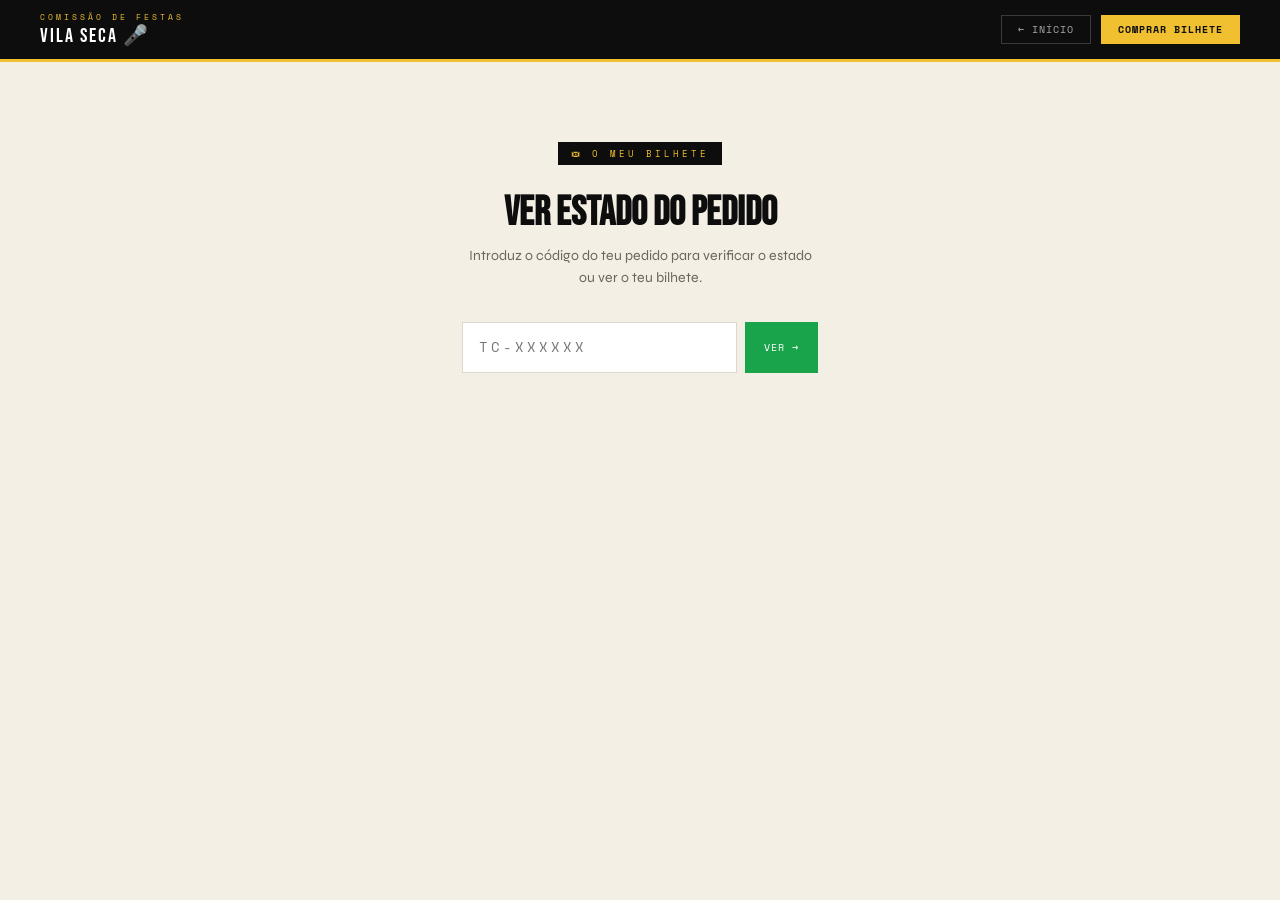
<file: bilhete.html>
<!DOCTYPE html>
<html lang="pt">
<head>
<meta charset="UTF-8">
<meta name="viewport" content="width=device-width, initial-scale=1.0">
<title>O Meu Bilhete — Vila Seca Stand-Up Night</title>
<link rel="stylesheet" href="style.css">
<style>
.ticket-wrap { max-width:580px; margin:4rem auto; padding:0 2rem; }

/* PENDING STATE */
.state-pending { text-align:center; }
.pending-icon  { width:80px; height:80px; background:var(--orange); border-radius:50%; display:flex; align-items:center; justify-content:center; font-size:2.2rem; margin:0 auto 2rem; animation:pulse-ring 2s infinite; }
.pending-steps { list-style:none; counter-reset:ps; text-align:left; }
.pending-steps li { counter-increment:ps; font-size:.88rem; padding:.6rem 0 .6rem 2.2rem; position:relative; border-bottom:1px solid var(--border); line-height:1.5; }
.pending-steps li:last-child { border-bottom:none; }
.pending-steps li::before { content:counter(ps); position:absolute; left:0; top:.7rem; width:1.5rem; height:1.5rem; background:var(--orange); color:white; font-family:'Bebas Neue',cursive; font-size:.85rem; display:flex; align-items:center; justify-content:center; border-radius:50%; }
.pending-steps strong { color:var(--orange); }

/* VALID/USED STATE */
.state-valid { text-align:center; }
.valid-check { width:70px; height:70px; background:var(--green); border-radius:50%; display:flex; align-items:center; justify-content:center; font-size:2rem; margin:0 auto 2rem; animation:pop .4s ease; }
.used-icon   { width:70px; height:70px; background:#888; border-radius:50%; display:flex; align-items:center; justify-content:center; font-size:2rem; margin:0 auto 2rem; }

/* DIGITAL TICKET */
.digital-ticket { background:white; border:1.5px solid var(--border); text-align:left; overflow:hidden; margin:1.5rem 0; }
.dt-head { background:var(--ink); padding:1.2rem 1.8rem; display:flex; align-items:center; justify-content:space-between; }
.dt-head h3 { font-family:'Bebas Neue',cursive; color:var(--yellow); font-size:1.4rem; letter-spacing:2px; }
.dt-head .org-tag { font-family:'Space Mono',monospace; font-size:.58rem; color:#666; letter-spacing:2px; text-transform:uppercase; }
.dt-body { padding:1.5rem 1.8rem; }
.dt-qr { display:flex; justify-content:center; margin:1rem 0; }
.dt-code { text-align:center; font-family:'Space Mono',monospace; font-size:.85rem; letter-spacing:4px; color:var(--muted); padding:.5rem; background:var(--cream); border:1px dashed var(--border); margin-top:.5rem; }
.dt-footer { border-top:1px dashed var(--border); padding:1rem 1.8rem; display:flex; justify-content:space-between; font-size:.8rem; color:var(--muted); flex-wrap:wrap; gap:.5rem; }
.dt-footer strong { color:var(--ink); }

/* INFO CARD */
.info-card-box { background:white; border:1.5px solid var(--border); padding:1.5rem; margin:1rem 0; }
.info-card-box .row { display:flex; justify-content:space-between; align-items:baseline; padding:.4rem 0; border-bottom:1px solid #f0ece4; font-size:.85rem; }
.info-card-box .row:last-child { border-bottom:none; }
.info-card-box .lbl { font-family:'Space Mono',monospace; font-size:.6rem; letter-spacing:1px; text-transform:uppercase; color:var(--muted); }

/* LOOKUP */
.lookup-wrap { text-align:center; max-width:420px; margin:5rem auto; padding:0 2rem; }
.lookup-wrap h2 { font-family:'Bebas Neue',cursive; font-size:2.5rem; margin-bottom:.5rem; }
.lookup-wrap p  { color:var(--muted); font-size:.88rem; margin-bottom:2rem; line-height:1.6; }
.lookup-row { display:flex; gap:.5rem; }
.lookup-row input { flex:1; padding:.9rem 1rem; border:1.5px solid var(--border); font-family:'Space Mono',monospace; font-size:.85rem; letter-spacing:3px; outline:none; }
.lookup-row input:focus { border-color:var(--ink); }

/* ERROR */
.state-error { text-align:center; padding:3rem 0; }
.state-error .err-icon { font-size:4rem; margin-bottom:1rem; }
.state-error h2 { font-family:'Bebas Neue',cursive; font-size:2.5rem; color:var(--red); margin-bottom:.5rem; }
.state-error p { color:var(--muted); font-size:.9rem; }
</style>
</head>
<body>

<div class="loading-overlay" id="loading"><div class="spinner"></div><div class="loading-text" id="loading-text">A carregar bilhete...</div></div>

<nav>
  <a class="nav-brand" href="index.html">
    <span class="nav-brand-top">Comissão de Festas</span>
    <span class="nav-brand-main">VILA SECA 🎤</span>
  </a>
  <div class="nav-links">
    <a class="nav-btn" href="index.html">← Início</a>
    <a class="nav-btn cta" href="comprar.html">Comprar Bilhete</a>
  </div>
</nav>

<div class="ticket-wrap" id="ticket-wrap">

  <!-- LOOKUP (shown when no code in URL) -->
  <div id="state-lookup" style="display:none">
    <div class="lookup-wrap">
      <div class="badge-tag">🎟 O MEU BILHETE</div>
      <h2>Ver Estado do Pedido</h2>
      <p>Introduz o código do teu pedido para verificar o estado ou ver o teu bilhete.</p>
      <div class="lookup-row">
        <input type="text" id="lookup-input" placeholder="TC-XXXXXX" onkeydown="if(event.key==='Enter')doLookup()">
        <button class="abtn green" onclick="doLookup()">Ver →</button>
      </div>
    </div>
  </div>

  <!-- PENDING STATE -->
  <div id="state-pending" style="display:none">
    <div class="state-pending fadein">
      <div class="pending-icon">⏳</div>
      <h1 style="font-family:'Bebas Neue',cursive;font-size:2.5rem;margin-bottom:.4rem">Pagamento Pendente</h1>
      <p style="color:var(--muted);margin-bottom:2rem;font-size:.9rem;line-height:1.7">O teu pedido foi recebido. A Comissão irá verificar o pagamento MBWay e ativar o teu bilhete.</p>
      <div style="background:white;border:1.5px solid var(--border);overflow:hidden;margin-bottom:1.5rem">
        <div style="background:var(--orange);padding:.8rem 1.2rem"><span style="font-family:'Bebas Neue',cursive;font-size:1.1rem;color:white;letter-spacing:2px">⏳ O QUE ACONTECE A SEGUIR</span></div>
        <div style="padding:1.2rem">
          <ol class="pending-steps">
            <li>A Comissão recebe a notificação MBWay com o teu nome e valor <strong id="p-amt">—</strong></li>
            <li>Um membro da Comissão confirma o Pagamento</li>
            <li>O teu bilhete é <strong>ativado automaticamente</strong></li>
            <li>Volta a esta página para ver o teu <strong>QR Code</strong> atualizado 🎤</li>
          </ol>
        </div>
      </div>
      <div style="background:var(--ink);color:white;padding:1.2rem 1.5rem;margin-bottom:1.5rem;display:flex;align-items:center;justify-content:space-between;flex-wrap:wrap;gap:1rem">
        <div>
          <div style="font-family:'Space Mono',monospace;font-size:.55rem;letter-spacing:2px;text-transform:uppercase;color:#888;margin-bottom:.3rem">Código do pedido</div>
          <div style="font-family:'Space Mono',monospace;font-size:1.1rem;letter-spacing:4px;color:var(--yellow)" id="p-code">—</div>
        </div>
        <div style="font-family:'Space Mono',monospace;font-size:.6rem;letter-spacing:1px;text-transform:uppercase;background:rgba(224,123,16,.2);color:var(--orange);border:1px solid rgba(224,123,16,.4);padding:.3rem .7rem">⏳ PENDENTE</div>
      </div>
      <div class="info-card-box">
        <div class="row"><span class="lbl">Nome</span><strong id="p-name">—</strong></div>
        <div class="row"><span class="lbl">Email</span><span id="p-email">—</span></div>
        <div class="row"><span class="lbl">Bilhetes</span><span id="p-qty">—</span></div>
        <div class="row"><span class="lbl">Total</span><span id="p-total">—</span></div>
      </div>
      <div style="display:flex;gap:1rem;margin-top:1.5rem;flex-wrap:wrap;justify-content:center">
        <button class="btn-primary" onclick="reloadTicket()" style="font-size:1rem;padding:.8rem 1.5rem">↻ Atualizar Estado</button>
        <a class="btn-ghost" href="index.html">← Início</a>
      </div>
    </div>
  </div>

  <!-- VALID STATE -->
  <div id="state-valid" style="display:none">
    <div class="state-valid fadein">
      <div class="valid-check">✓</div>
      <h1 style="font-family:'Bebas Neue',cursive;font-size:2.5rem;margin-bottom:.3rem">Bilhete Confirmado!</h1>
      <p style="color:var(--muted);margin-bottom:2rem;font-size:.9rem">Pagamento verificado pela Comissão · Bilhete ativo ✓</p>
      <div class="digital-ticket">
        <div class="dt-head">
          <h3>STAND-UP NIGHT</h3>
          <span class="org-tag">Vila Seca · 14 Jun 2025</span>
        </div>
        <div class="dt-body">
          <div class="dt-qr" id="dt-qr"></div>
          <div class="dt-code" id="dt-code">—</div>
        </div>
        <div class="dt-footer">
          <div>Titular: <strong id="v-name">—</strong></div>
          <div id="v-detail">—</div>
        </div>
      </div>
      <div class="info-box" style="text-align:left">📱 <strong>Guarda esta página como favorito</strong> ou tira um screenshot do QR Code. Será lido à entrada do evento.</div>
      <a class="btn-ghost" href="index.html" style="display:inline-flex;margin-top:1rem">← Voltar ao Início</a>
    </div>
  </div>

  <!-- USED STATE -->
  <div id="state-used" style="display:none">
    <div class="state-valid fadein" style="text-align:center">
      <div class="used-icon">✓</div>
      <h1 style="font-family:'Bebas Neue',cursive;font-size:2.5rem;margin-bottom:.3rem;color:#888">Bilhete Já Utilizado</h1>
      <p style="color:var(--muted);margin-bottom:2rem;font-size:.9rem">Este bilhete já foi validado na entrada do evento.</p>
      <div class="info-card-box">
        <div class="row"><span class="lbl">Nome</span><strong id="u-name">—</strong></div>
        <div class="row"><span class="lbl">Código</span><span id="u-code">—</span></div>
        <div class="row"><span class="lbl">Bilhetes</span><span id="u-qty">—</span></div>
      </div>
      <a class="btn-ghost" href="index.html" style="display:inline-flex;margin-top:1.5rem">← Voltar ao Início</a>
    </div>
  </div>

  <!-- ERROR STATE -->
  <div id="state-error" style="display:none">
    <div class="state-error fadein">
      <div class="err-icon">🎟</div>
      <h2>Bilhete Não Encontrado</h2>
      <p>O código introduzido não existe ou foi removido.</p>
      <div style="margin-top:2rem;display:flex;gap:1rem;justify-content:center;flex-wrap:wrap">
        <button class="btn-primary" onclick="showLookup()" style="font-size:1rem;padding:.8rem 1.5rem">Tentar Outro Código</button>
        <a class="btn-ghost" href="comprar.html">Comprar Bilhete</a>
      </div>
    </div>
  </div>

</div>

<div class="toast" id="toast"></div>
<script src="config.js"></script>
<script src="app.js"></script>
<script>
var currentCode = null;

function hideAll(){
  ['state-lookup','state-pending','state-valid','state-used','state-error'].forEach(function(id){
    document.getElementById(id).style.display = 'none';
  });
}

function showLookup(){
  hideAll();
  document.getElementById('state-lookup').style.display = 'block';
}

function doLookup(){
  var code = document.getElementById('lookup-input').value.trim();
  if(!code){ toast('⚠ Introduz um código','err'); return; }
  window.location.href = 'bilhete.html?codigo='+code;
}

function reloadTicket(){
  if(currentCode) window.location.href = 'bilhete.html?codigo='+currentCode;
}

async function loadTicket(code){
  showLoad('A carregar bilhete...');
  try {
    var t = await getTicketByCode(code);
    hideLoad();
    if(!t){
      hideAll();
      document.getElementById('state-error').style.display = 'block';
      return;
    }
    currentCode = t.code;
    if(t.status === 'pending'){
      hideAll();
      document.getElementById('state-pending').style.display = 'block';
      setEl('p-code', t.code);
      setEl('p-name', t.name);
      setEl('p-email', t.email);
      setEl('p-qty', t.qty+' bilhete(s)');
      setEl('p-total', t.total+' €');
      setEl('p-amt', t.total+' €');
    } else if(t.status === 'valid' || t.status === 'presencial'){
      hideAll();
      document.getElementById('state-valid').style.display = 'block';
      setEl('v-name', t.name);
      setEl('dt-code', t.code);
      setEl('v-detail', t.qty+' bilhete(s) · '+t.total+' €');
      var qrEl = document.getElementById('dt-qr');
      var ticketUrl = window.location.origin + '/bilhete.html?codigo=' + t.code;
      var qrImg = document.createElement('img');
      qrImg.src = 'https://quickchart.io/qr?text=' + encodeURIComponent(ticketUrl) + '&size=200&margin=2&dark=0d0d0d&light=ffffff&format=png';
      qrImg.width = 200;
      qrImg.height = 200;
      qrImg.alt = 'QR Code';
      qrImg.style.display = 'block';
      qrEl.innerHTML = '';
      qrEl.appendChild(qrImg);
    } else if(t.status === 'used'){
      hideAll();
      document.getElementById('state-used').style.display = 'block';
      setEl('u-name', t.name);
      setEl('u-code', t.code);
      setEl('u-qty', t.qty+' bilhete(s)');
    }
  } catch(e){
    hideLoad();
    toast('⚠ Erro de ligação. Tenta novamente.','err');
    console.error(e);
  }
}

// On load — check URL for ?codigo=
(function(){
  var params = new URLSearchParams(window.location.search);
  var code = params.get('codigo');
  if(code){
    loadTicket(code.trim());
  } else {
    showLookup();
  }
})();
</script>
</body>
</html>
</file>
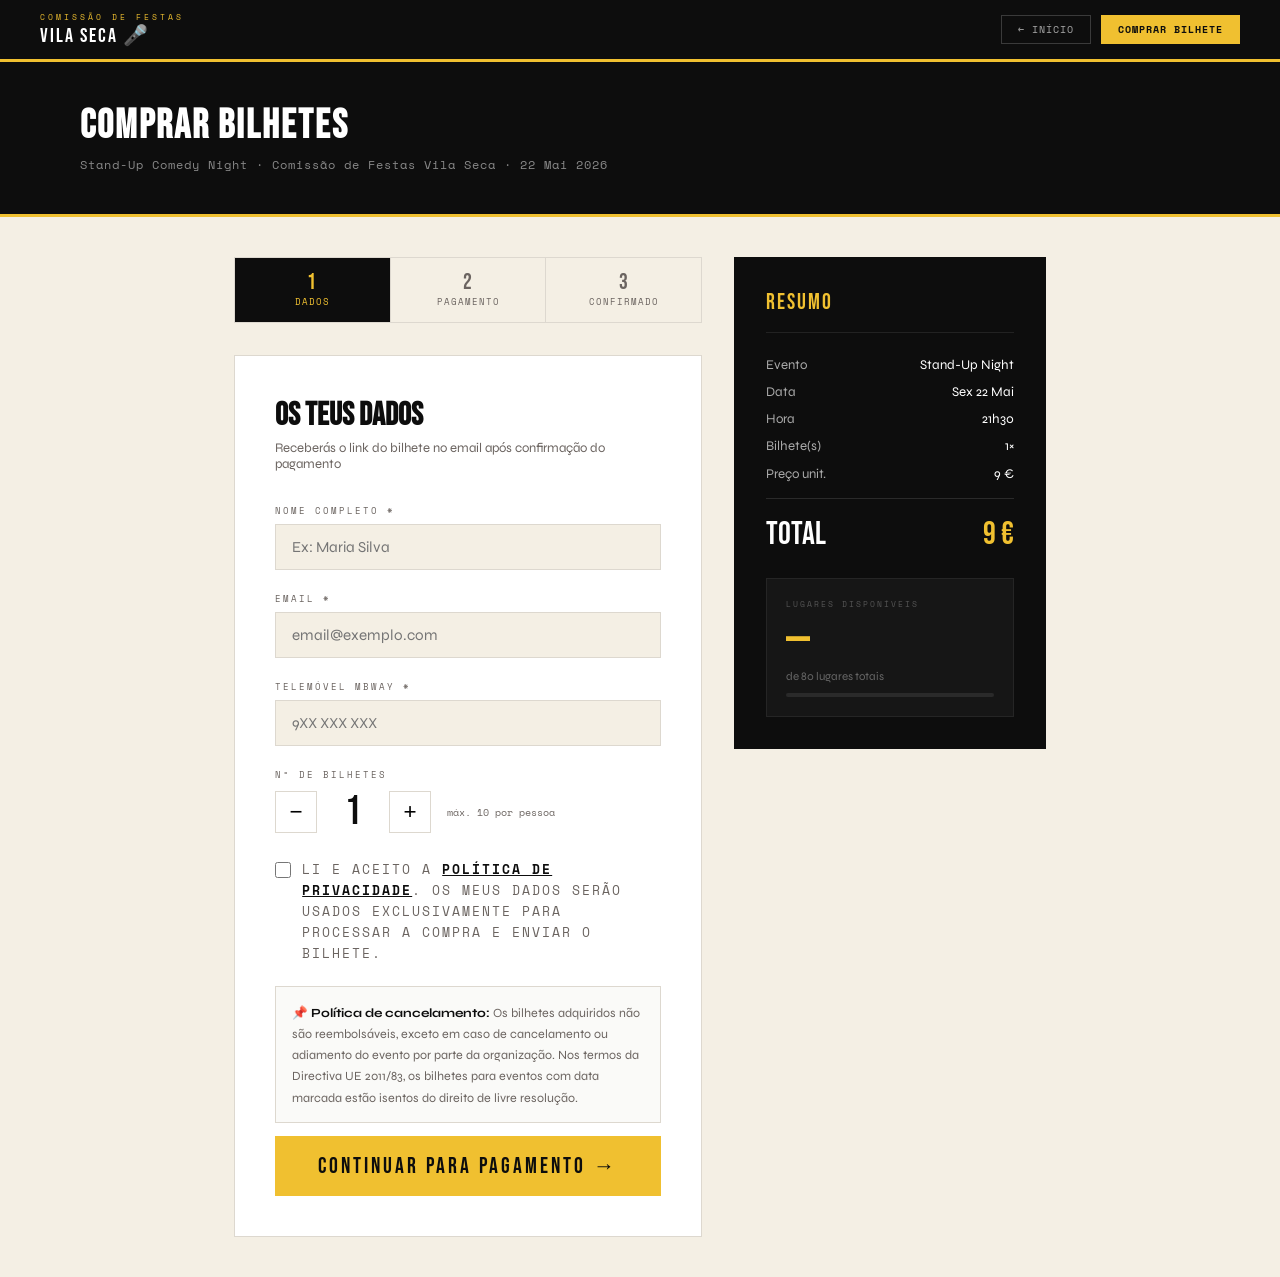
<file: comprar.html>
<!DOCTYPE html>
<html lang="pt">
<head>
<meta charset="UTF-8">
<meta name="viewport" content="width=device-width, initial-scale=1.0">
<title>Comprar Bilhete — Vila Seca Stand-Up Night</title>
<link rel="stylesheet" href="style.css">
<style>
.buy-wrap { max-width:860px; margin:0 auto; padding:2.5rem 1.5rem; display:grid; grid-template-columns:1.2fr .8fr; gap:2rem; align-items:start; }
.steps-bar { display:flex; margin-bottom:2rem; border:1.5px solid var(--border); overflow:hidden; }
.step-tab { flex:1; padding:.9rem .5rem; text-align:center; font-family:'Space Mono',monospace; font-size:.58rem; letter-spacing:1px; text-transform:uppercase; color:var(--muted); background:var(--cream); border-right:1.5px solid var(--border); transition:all .2s; }
.step-tab:last-child { border-right:none; }
.step-tab.active { background:var(--ink); color:var(--yellow); }
.step-tab .snum { font-family:'Bebas Neue',cursive; font-size:1.4rem; display:block; line-height:1; }
.form-card { background:white; padding:2.5rem; border:1.5px solid var(--border); }
.form-card h2 { font-family:'Bebas Neue',cursive; font-size:2rem; margin-bottom:.3rem; }
.form-sub { color:var(--muted); font-size:.82rem; margin-bottom:2rem; }
.mbway-card { background:var(--ink); color:white; padding:1.8rem; margin:1.5rem 0; }
.mbway-top { display:flex; align-items:center; gap:.8rem; margin-bottom:1.2rem; }
.mbway-badge { background:var(--yellow); color:var(--ink); font-family:'Bebas Neue',cursive; font-size:1rem; padding:.25rem .7rem; letter-spacing:2px; }
.mbway-steps { list-style:none; counter-reset:mbs; }
.mbway-steps li { counter-increment:mbs; font-size:.82rem; color:#bbb; padding:.3rem 0 .3rem 1.6rem; position:relative; line-height:1.5; }
.mbway-steps li::before { content:counter(mbs); position:absolute; left:0; font-family:'Bebas Neue',cursive; color:var(--yellow); font-size:.95rem; }
.mbway-steps strong { color:white; }
.mbway-number-wrap { display:inline-flex; align-items:center; gap:.6rem; margin-top:.8rem; padding:.7rem 1rem; background:rgba(240,192,48,.1); border:1px solid rgba(240,192,48,.3); }
.mbway-number { font-family:'Bebas Neue',cursive; font-size:1.9rem; color:var(--yellow); letter-spacing:4px; }
.mbway-copy { background:var(--yellow); color:var(--ink); border:none; font-family:'Space Mono',monospace; font-size:.6rem; letter-spacing:1px; padding:.4rem .7rem; cursor:pointer; font-weight:700; transition:all .15s; white-space:nowrap; }
.mbway-copy:hover { opacity:.85; }
.mbway-copy.copied { background:var(--green); color:white; }
.mbway-amount-lbl { font-family:'Space Mono',monospace; font-size:.7rem; color:#888; margin-top:.5rem; }
.mbway-amount-lbl strong { color:var(--yellow); font-size:1.05rem; }
.order-sidebar { background:var(--ink); color:white; padding:2rem; position:sticky; top:80px; }
.sidebar-ttl { font-family:'Bebas Neue',cursive; font-size:1.4rem; color:var(--yellow); letter-spacing:2px; margin-bottom:1.5rem; padding-bottom:1rem; border-bottom:1px solid #222; }
.srow { display:flex; justify-content:space-between; font-size:.83rem; margin-bottom:.7rem; color:#aaa; }
.srow .sv { color:white; }
.srow.stotal { font-family:'Bebas Neue',cursive; font-size:2rem; color:white; margin-top:1rem; padding-top:1rem; border-top:1px solid #2a2a2a; align-items:baseline; }
.srow.stotal .sv { color:var(--yellow); }
.stock-widget { margin-top:1.5rem; padding:1.2rem; background:rgba(255,255,255,.04); border:1px solid #252525; }
.sw-lbl { font-family:'Space Mono',monospace; font-size:.52rem; letter-spacing:2px; text-transform:uppercase; color:#555; margin-bottom:.5rem; }
.sw-num { font-family:'Bebas Neue',cursive; font-size:3rem; color:var(--yellow); line-height:1; }
.sw-sub { font-size:.72rem; color:#666; margin-top:.2rem; }
.sw-bar { margin-top:.6rem; height:4px; background:#2a2a2a; border-radius:2px; }
.sw-fill { height:4px; background:var(--yellow); border-radius:2px; transition:width .5s; }
@media(max-width:768px) {
  .buy-wrap { grid-template-columns:1fr; }
  .order-sidebar { position:static; }
}
</style>
</head>
<body>

<div class="loading-overlay" id="loading"><div class="spinner"></div><div class="loading-text" id="loading-text">A processar...</div></div>

<nav>
  <a class="nav-brand" href="index.html">
    <span class="nav-brand-top">Comissão de Festas</span>
    <span class="nav-brand-main">VILA SECA 🎤</span>
  </a>
  <div class="nav-links">
    <a class="nav-btn" href="index.html">← Início</a>
    <a class="nav-btn cta" href="comprar.html">Comprar Bilhete</a>
  </div>
</nav>

<div class="page-header">
  <h1>Comprar Bilhetes</h1>
  <p>Stand-Up Comedy Night · Comissão de Festas Vila Seca · 22 Mai 2026</p>
</div>

<div class="buy-wrap">
  <div>
    <div class="steps-bar">
      <div class="step-tab active" id="st1"><span class="snum">1</span>Dados</div>
      <div class="step-tab" id="st2"><span class="snum">2</span>Pagamento</div>
      <div class="step-tab" id="st3"><span class="snum">3</span>Confirmado</div>
    </div>

    <!-- STEP 1 -->
    <div id="bs1">
      <div class="form-card fadein">
        <h2>Os Teus Dados</h2>
        <p class="form-sub">Receberás o link do bilhete no email após confirmação do pagamento</p>
        <div class="field"><label>Nome Completo *</label><input type="text" id="f-name" placeholder="Ex: Maria Silva"></div>
        <div class="field"><label>Email *</label><input type="email" id="f-email" placeholder="email@exemplo.com"></div>
        <div class="field"><label>Telemóvel MBWay *</label><input type="tel" id="f-phone" placeholder="9XX XXX XXX" maxlength="9"></div>
        <div class="field">
          <label>Nº de Bilhetes</label>
          <div class="qty-row">
            <button class="qty-btn" onclick="changeQty(-1)">−</button>
            <span class="qty-num" id="q-num">1</span>
            <button class="qty-btn" onclick="changeQty(1)">+</button>
            <span class="qty-hint">máx. 10 por pessoa</span>
          </div>
        </div>
        <div class="field" style="margin-top:1.2rem">
          <label style="display:flex;align-items:flex-start;gap:.7rem;cursor:pointer;font-weight:normal">
            <input type="checkbox" id="f-rgpd" style="margin-top:.2rem;flex-shrink:0;width:16px;height:16px;accent-color:var(--ink)">
            <span style="font-size:.82rem;color:var(--muted);line-height:1.6">
              Li e aceito a <a href="privacidade.html" target="_blank" style="color:var(--ink);font-weight:700;text-decoration:underline">Política de Privacidade</a>.
              Os meus dados serão usados exclusivamente para processar a compra e enviar o bilhete.
            </span>
          </label>
        </div>
        <div style="margin-top:1rem;padding:.9rem 1rem;background:#fafaf8;border:1.5px solid var(--border);font-size:.78rem;color:var(--muted);line-height:1.7">
          📌 <strong style="color:var(--ink)">Política de cancelamento:</strong> Os bilhetes adquiridos não são reembolsáveis, exceto em caso de cancelamento ou adiamento do evento por parte da organização. Nos termos da Directiva UE 2011/83, os bilhetes para eventos com data marcada estão isentos do direito de livre resolução.
        </div>
        <button class="submit-btn" onclick="goStep2()">Continuar para Pagamento →</button>
      </div>
    </div>

    <!-- STEP 2 -->
    <div id="bs2" style="display:none">
      <div class="form-card fadein">
        <h2>Pagamento MBWay</h2>
        <p class="form-sub">Paga agora e aguarda confirmação da Comissão</p>
        <div class="mbway-card">
          <div class="mbway-top"><span class="mbway-badge">MB WAY</span><span style="font-size:.72rem;color:#888">Pagamento Seguro</span></div>
          <ol class="mbway-steps">
            <li>Abre a <strong>app MB WAY</strong> no teu telemóvel</li>
            <li>Vai a <strong>"Pagar"</strong> → <strong>"Telemóvel"</strong></li>
            <li>Introduz o número:<br><div class="mbway-number-wrap"><span class="mbway-number" id="pay-num">—</span><button class="mbway-copy" id="btn-copy" onclick="copyMbway()">COPIAR</button></div></li>
            <li>Introduz o valor:<br><div class="mbway-amount-lbl">Valor: <strong id="pay-amt">—</strong></div></li>
            <li>Coloca o teu <strong>nome</strong> na descrição</li>
            <li>Confirma e clica <strong>"Já Paguei"</strong> abaixo</li>
          </ol>
        </div>
        <div style="background:var(--cream);border:1.5px solid var(--border);padding:1rem;margin-bottom:.8rem;font-size:.82rem">
          <strong id="pay-sname">—</strong><br>
          <span style="color:var(--muted);font-family:'Space Mono',monospace;font-size:.68rem" id="pay-sdetail">—</span>
        </div>
        <div class="info-box">ℹ️ Após confirmação receberás um <strong>email com o link do teu bilhete e QR Code</strong>.</div>
        <div class="warning-box">⚠ Clica em "Já Paguei" APENAS após teres feito o pagamento no MBWay.</div>
        <div style="display:flex;gap:1rem">
          <button class="submit-btn grey" style="flex:.4" onclick="goStep1()">← Voltar</button>
          <button class="submit-btn" id="btn-submit" style="flex:1" onclick="submitPending()">✓ Já Paguei!</button>
        </div>
      </div>
    </div>

    <!-- STEP 3 — success inline -->
    <div id="bs3" style="display:none">
      <div class="form-card fadein" style="text-align:center">
        <div style="width:70px;height:70px;background:var(--orange);border-radius:50%;display:flex;align-items:center;justify-content:center;font-size:2rem;margin:0 auto 1.5rem;animation:pulse-ring 2s infinite">⏳</div>
        <h2>Pedido Recebido!</h2>
        <p style="color:var(--muted);margin:.5rem 0 1.5rem;font-size:.9rem;line-height:1.7">O teu pedido foi registado.<br>Receberás um <strong>email com o link do teu bilhete</strong> assim que a Comissão confirmar o pagamento.</p>
        <div style="background:var(--ink);color:white;padding:1.2rem;margin-bottom:1.5rem;text-align:left">
          <div style="font-family:'Space Mono',monospace;font-size:.55rem;letter-spacing:2px;text-transform:uppercase;color:#888;margin-bottom:.5rem">Código do teu pedido</div>
          <div style="font-family:'Space Mono',monospace;font-size:1.1rem;letter-spacing:4px;color:var(--yellow)" id="s3-code">—</div>
          <div style="font-family:'Space Mono',monospace;font-size:.6rem;color:#888;margin-top:.4rem">Guarda este código para referência futura.</div>
        </div>
        <a class="btn-primary" href="index.html" style="justify-content:center;margin-top:.5rem">← Voltar ao Início</a>
      </div>
    </div>
  </div>

  <!-- SIDEBAR -->
  <div>
    <div class="order-sidebar">
      <div class="sidebar-ttl">Resumo</div>
      <div class="srow"><span>Evento</span><span class="sv">Stand-Up Night</span></div>
      <div class="srow"><span>Data</span><span class="sv">Sex 22 Mai</span></div>
      <div class="srow"><span>Hora</span><span class="sv">21h30</span></div>
      <div class="srow"><span>Bilhete(s)</span><span class="sv" id="sb-qty">1×</span></div>
      <div class="srow"><span>Preço unit.</span><span class="sv">9 €</span></div>
      <div class="srow stotal"><span>Total</span><span class="sv" id="sb-total">9 €</span></div>
      <div class="stock-widget">
        <div class="sw-lbl">Lugares disponíveis</div>
        <div class="sw-num" id="sw-num">—</div>
        <div class="sw-sub">de <span id="sw-cap">80</span> lugares totais</div>
        <div class="sw-bar"><div class="sw-fill" id="sw-fill" style="width:0%"></div></div>
      </div>
    </div>
  </div>
</div>

<div class="toast" id="toast"></div>
<script src="config.js"></script>
<script src="app.js"></script>
<script>
var qty = 1;

// Load stock
(async function(){
  try {
    var tickets = await getTicketCounts();
    var cap = await getCapacity();
    var confirmed = tickets.filter(function(t){return t.status!=='pending' && t.status!=='cancelled';}).reduce(function(a,t){return a+t.qty;},0);
    var avail = Math.max(0, cap - confirmed);
    var pct = cap>0 ? Math.round((confirmed/cap)*100) : 0;
    setEl('sw-num', avail); setEl('sw-cap', cap); setBar('sw-fill', pct);
  } catch(e){}
})();

function changeQty(d){
  qty = Math.max(1, Math.min(10, qty+d));
  setEl('q-num', qty); setEl('sb-qty', qty+'×'); setEl('sb-total', (qty*CFG.price)+' €');
}

function copyMbway(){
  var num = CFG.mbway.replace(/\s/g,'');
  navigator.clipboard.writeText(num).then(function(){
    var btn = document.getElementById('btn-copy');
    btn.textContent = 'COPIADO!';
    btn.classList.add('copied');
    setTimeout(function(){ btn.textContent = 'COPIAR'; btn.classList.remove('copied'); }, 2000);
    toast('Número copiado!','ok');
  }).catch(function(){
    toast('Não foi possível copiar','err');
  });
}

function goStep2(){
  var name  = document.getElementById('f-name').value.trim();
  var email = document.getElementById('f-email').value.trim();
  var phone = document.getElementById('f-phone').value.trim();
  if(!name)  { toast('⚠ Introduz o teu nome','err'); return; }
  if(!/^[^\s@]+@[^\s@]+\.[^\s@]+$/.test(email)) { toast('⚠ Email inválido','err'); return; }
  if(phone.replace(/\s/g,'').length < 9) { toast('⚠ Telemóvel inválido (9 dígitos)','err'); return; }
  if(!document.getElementById('f-rgpd').checked) { toast('⚠ Tens de aceitar a Política de Privacidade','err'); return; }
  document.getElementById('bs1').style.display = 'none';
  document.getElementById('bs2').style.display = 'block';
  document.getElementById('st1').classList.remove('active');
  document.getElementById('st2').classList.add('active');
  setEl('pay-num', CFG.mbway);
  setEl('pay-amt', (qty*CFG.price).toFixed(2)+' €');
  setEl('pay-sname', name);
  setEl('pay-sdetail', qty+' bilhete(s) · '+(qty*CFG.price)+' €');
}

function goStep1(){
  document.getElementById('bs1').style.display = 'block';
  document.getElementById('bs2').style.display = 'none';
  document.getElementById('st1').classList.add('active');
  document.getElementById('st2').classList.remove('active');
}

async function submitPending(){
  var name  = document.getElementById('f-name').value.trim();
  var email = document.getElementById('f-email').value.trim();
  var phone = document.getElementById('f-phone').value.trim();
  if(!name || name.length < 2 || name.length > 100){
    toast('⚠ Introduz um nome válido (2–100 caracteres).','err'); return;
  }
  if(!/^[^\s@]+@[^\s@]+\.[^\s@]+$/.test(email)){
    toast('⚠ Introduz um email válido.','err'); return;
  }
  if(!/^\d{9}$/.test(phone.replace(/\s/g,''))){
    toast('⚠ Introduz um telemóvel válido (9 dígitos).','err'); return;
  }
  var btn   = document.getElementById('btn-submit');
  btn.disabled = true; btn.textContent = 'A registar...';
  showLoad('A registar o teu pedido...');
  try {
    // Código, preço, status e data são calculados no servidor
    var result = await insertTicket({ name: name, email: email, phone: phone, qty: qty });
    var code = result && result.length ? result[0].code : (result ? result.code : '---');
    // Show step 3
    document.getElementById('bs2').style.display = 'none';
    document.getElementById('bs3').style.display = 'block';
    document.getElementById('st2').classList.remove('active');
    document.getElementById('st3').classList.add('active');
    setEl('s3-code', code);
    toast('✓ Pedido registado! Aguarda confirmação.','ok');
  } catch(e) {
    var msg = '⚠ Erro ao registar pedido. Tenta novamente.';
    if(e.message && e.message.indexOf('rate_limit') !== -1) msg = '⚠ Demasiados pedidos. Aguarda uns minutos.';
    if(e.message && e.message.indexOf('sold_out') !== -1) msg = '⚠ Bilhetes esgotados!';
    toast(msg,'err');
    console.error(e);
    btn.disabled = false; btn.textContent = '✓ Já Paguei!';
  } finally { hideLoad(); }
}
</script>
</body>
</html>
</file>
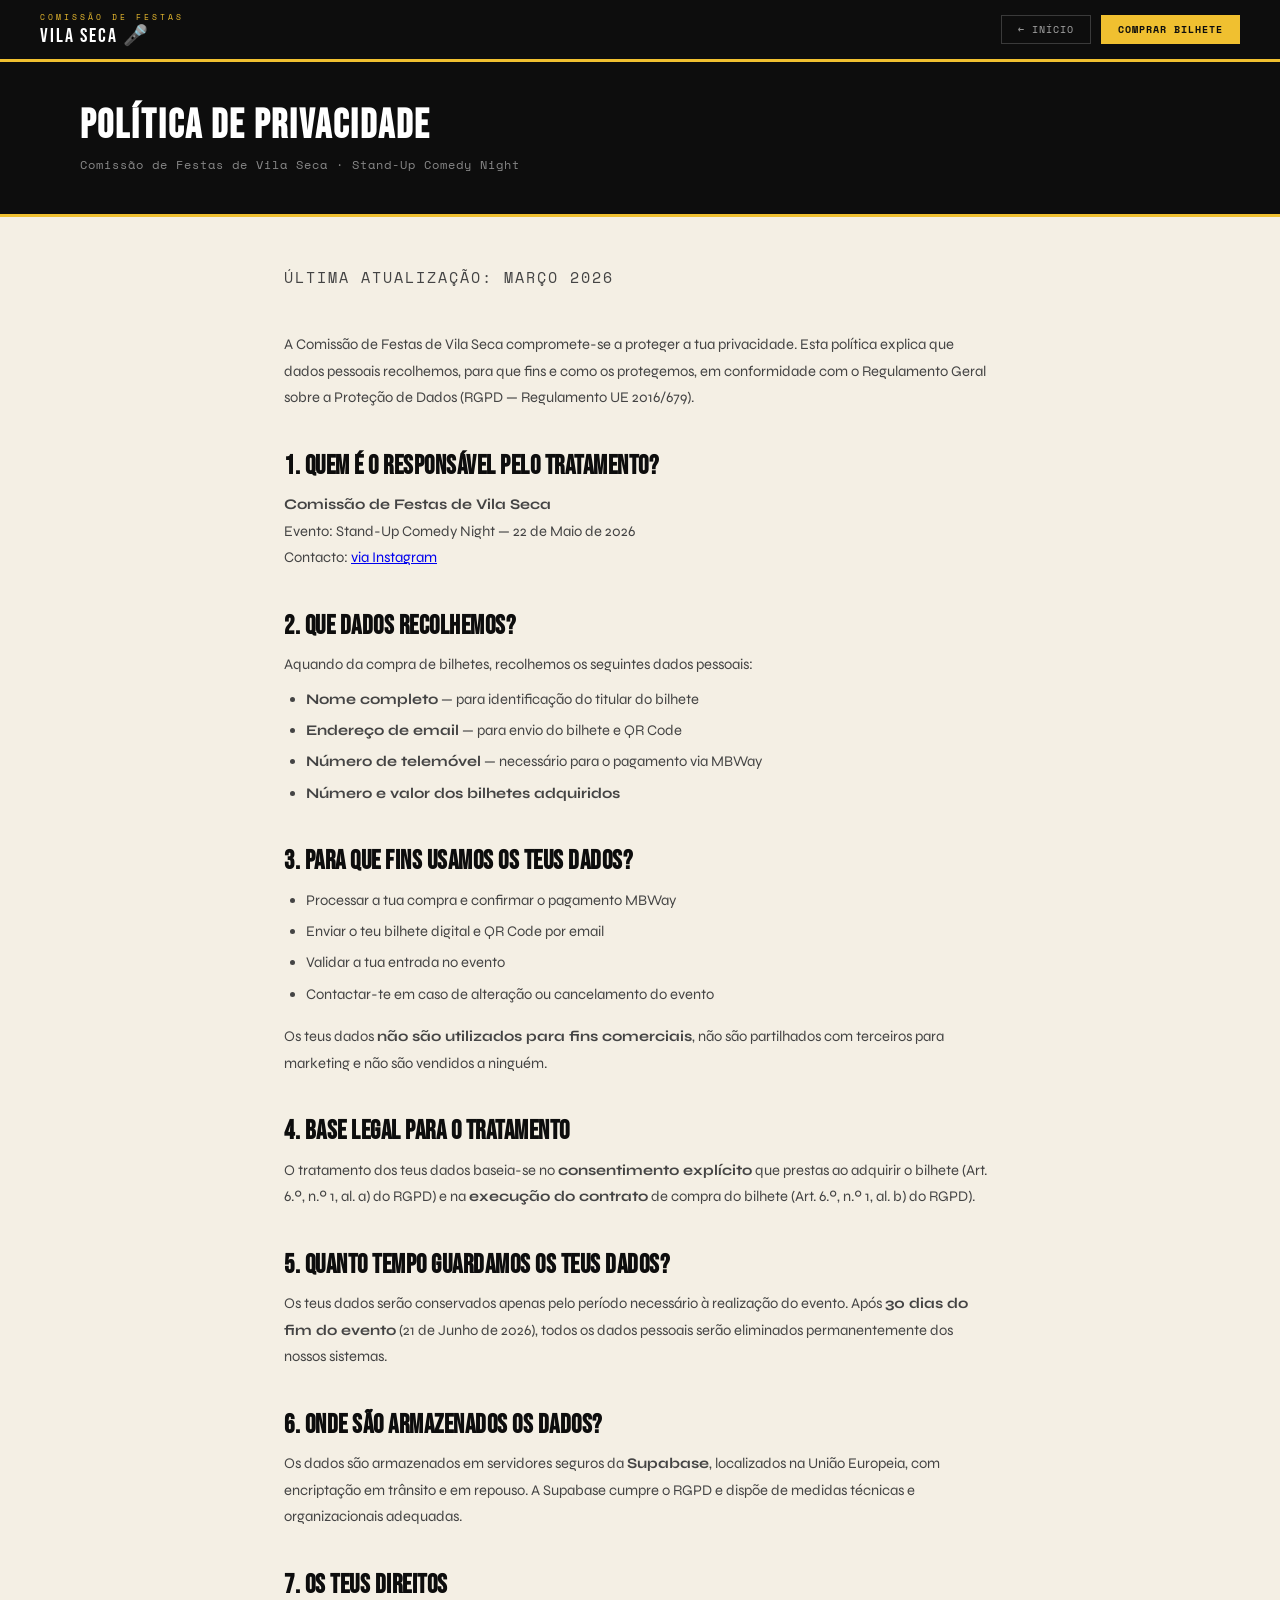
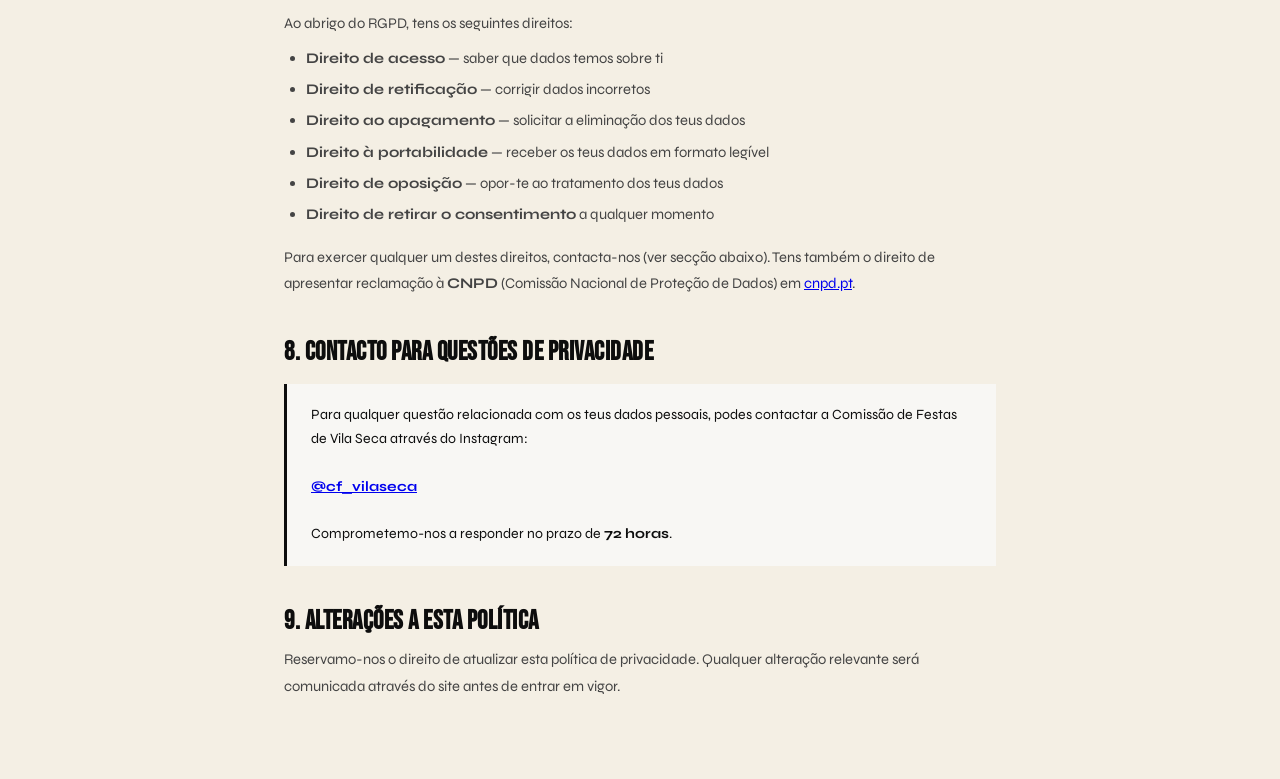
<file: privacidade.html>
<!DOCTYPE html>
<html lang="pt">
<head>
<meta charset="UTF-8">
<meta name="viewport" content="width=device-width, initial-scale=1.0">
<title>Política de Privacidade — Stand-Up Night Vila Seca</title>
<link rel="stylesheet" href="style.css">
<style>
.priv-wrap { max-width:760px; margin:0 auto; padding:3rem 1.5rem 5rem; }
.priv-wrap h2 { font-family:'Bebas Neue',cursive; font-size:1.6rem; margin:2.5rem 0 .6rem; letter-spacing:.5px; }
.priv-wrap p, .priv-wrap li { font-size:.92rem; line-height:1.8; color:#444; }
.priv-wrap ul { padding-left:1.4rem; margin:.5rem 0 1rem; }
.priv-wrap ul li { margin-bottom:.3rem; }
.priv-updated { font-family:'Space Mono',monospace; font-size:.65rem; letter-spacing:2px; text-transform:uppercase; color:#999; margin-bottom:2.5rem; }
.priv-contact { background:#f8f7f4; border-left:3px solid var(--ink); padding:1.2rem 1.5rem; margin-top:1rem; font-size:.88rem; line-height:1.7; }
</style>
</head>
<body>

<nav>
  <a class="nav-brand" href="index.html">
    <span class="nav-brand-top">Comissão de Festas</span>
    <span class="nav-brand-main">VILA SECA 🎤</span>
  </a>
  <div class="nav-links">
    <a class="nav-btn" href="index.html">← Início</a>
    <a class="nav-btn cta" href="comprar.html">Comprar Bilhete</a>
  </div>
</nav>

<div class="page-header">
  <h1>Política de Privacidade</h1>
  <p>Comissão de Festas de Vila Seca · Stand-Up Comedy Night</p>
</div>

<div class="priv-wrap">
  <p class="priv-updated">Última atualização: Março 2026</p>

  <p>A Comissão de Festas de Vila Seca compromete-se a proteger a tua privacidade. Esta política explica que dados pessoais recolhemos, para que fins e como os protegemos, em conformidade com o Regulamento Geral sobre a Proteção de Dados (RGPD — Regulamento UE 2016/679).</p>

  <h2>1. Quem é o Responsável pelo Tratamento?</h2>
  <p><strong>Comissão de Festas de Vila Seca</strong><br>
  Evento: Stand-Up Comedy Night — 22 de Maio de 2026<br>
  Contacto: <a href="https://www.instagram.com/cf_vilaseca" target="_blank">via Instagram</a></p>

  <h2>2. Que Dados Recolhemos?</h2>
  <p>Aquando da compra de bilhetes, recolhemos os seguintes dados pessoais:</p>
  <ul>
    <li><strong>Nome completo</strong> — para identificação do titular do bilhete</li>
    <li><strong>Endereço de email</strong> — para envio do bilhete e QR Code</li>
    <li><strong>Número de telemóvel</strong> — necessário para o pagamento via MBWay</li>
    <li><strong>Número e valor dos bilhetes adquiridos</strong></li>
  </ul>

  <h2>3. Para Que Fins Usamos os Teus Dados?</h2>
  <ul>
    <li>Processar a tua compra e confirmar o pagamento MBWay</li>
    <li>Enviar o teu bilhete digital e QR Code por email</li>
    <li>Validar a tua entrada no evento</li>
    <li>Contactar-te em caso de alteração ou cancelamento do evento</li>
  </ul>
  <p>Os teus dados <strong>não são utilizados para fins comerciais</strong>, não são partilhados com terceiros para marketing e não são vendidos a ninguém.</p>

  <h2>4. Base Legal para o Tratamento</h2>
  <p>O tratamento dos teus dados baseia-se no <strong>consentimento explícito</strong> que prestas ao adquirir o bilhete (Art. 6.º, n.º 1, al. a) do RGPD) e na <strong>execução do contrato</strong> de compra do bilhete (Art. 6.º, n.º 1, al. b) do RGPD).</p>

  <h2>5. Quanto Tempo Guardamos os Teus Dados?</h2>
  <p>Os teus dados serão conservados apenas pelo período necessário à realização do evento. Após <strong>30 dias do fim do evento</strong> (21 de Junho de 2026), todos os dados pessoais serão eliminados permanentemente dos nossos sistemas.</p>

  <h2>6. Onde São Armazenados os Dados?</h2>
  <p>Os dados são armazenados em servidores seguros da <strong>Supabase</strong>, localizados na União Europeia, com encriptação em trânsito e em repouso. A Supabase cumpre o RGPD e dispõe de medidas técnicas e organizacionais adequadas.</p>

  <h2>7. Os Teus Direitos</h2>
  <p>Ao abrigo do RGPD, tens os seguintes direitos:</p>
  <ul>
    <li><strong>Direito de acesso</strong> — saber que dados temos sobre ti</li>
    <li><strong>Direito de retificação</strong> — corrigir dados incorretos</li>
    <li><strong>Direito ao apagamento</strong> — solicitar a eliminação dos teus dados</li>
    <li><strong>Direito à portabilidade</strong> — receber os teus dados em formato legível</li>
    <li><strong>Direito de oposição</strong> — opor-te ao tratamento dos teus dados</li>
    <li><strong>Direito de retirar o consentimento</strong> a qualquer momento</li>
  </ul>
  <p>Para exercer qualquer um destes direitos, contacta-nos (ver secção abaixo). Tens também o direito de apresentar reclamação à <strong>CNPD</strong> (Comissão Nacional de Proteção de Dados) em <a href="https://www.cnpd.pt" target="_blank">cnpd.pt</a>.</p>

  <h2>8. Contacto para Questões de Privacidade</h2>
  <div class="priv-contact">
    Para qualquer questão relacionada com os teus dados pessoais, podes contactar a Comissão de Festas de Vila Seca através do Instagram:<br><br>
    <strong><a href="https://www.instagram.com/cf_vilaseca" target="_blank">@cf_vilaseca</a></strong><br><br>
    Comprometemo-nos a responder no prazo de <strong>72 horas</strong>.
  </div>

  <h2>9. Alterações a Esta Política</h2>
  <p>Reservamo-nos o direito de atualizar esta política de privacidade. Qualquer alteração relevante será comunicada através do site antes de entrar em vigor.</p>

</div>

<div class="toast" id="toast"></div>
</body>
</html>
</file>
<file: style.css>
/* ============================================================
   VILA SECA — ESTILOS GLOBAIS
   ============================================================ */
@import url('https://fonts.googleapis.com/css2?family=Bebas+Neue&family=Syne:wght@400;600;700;800&family=Space+Mono:wght@400;700&display=swap');

:root {
  --ink:    #0d0d0d;
  --cream:  #f4efe4;
  --yellow: #f0c030;
  --red:    #d4241a;
  --green:  #19a34a;
  --orange: #e07b10;
  --muted:  #6b6460;
  --border: #ddd8cf;
}

*, *::before, *::after { box-sizing: border-box; margin: 0; padding: 0; }

body {
  background: var(--cream);
  color: var(--ink);
  font-family: 'Syne', sans-serif;
  min-height: 100vh;
  overflow-x: hidden;
}

/* NAV */
nav {
  background: var(--ink);
  padding: 0 2.5rem;
  display: flex;
  align-items: center;
  justify-content: space-between;
  height: 62px;
  position: sticky;
  top: 0;
  z-index: 100;
  border-bottom: 3px solid var(--yellow);
}
.nav-brand { cursor: pointer; text-decoration: none; }
.nav-brand-top  { font-family:'Space Mono',monospace; font-size:.52rem; letter-spacing:3px; color:var(--yellow); text-transform:uppercase; display:block; }
.nav-brand-main { font-family:'Bebas Neue',cursive; font-size:1.25rem; color:white; letter-spacing:2px; }
.nav-links { display:flex; gap:.6rem; align-items:center; }
.nav-btn { background:none; border:1.5px solid #3a3a3a; color:#aaa; padding:.4rem 1rem; font-family:'Space Mono',monospace; font-size:.62rem; cursor:pointer; transition:all .18s; letter-spacing:1px; text-transform:uppercase; text-decoration:none; display:inline-flex; align-items:center; }
.nav-btn:hover { border-color:var(--yellow); color:var(--yellow); }
.nav-btn.cta { background:var(--yellow); color:var(--ink); border-color:var(--yellow); font-weight:700; }
.nav-btn.cta:hover { background:#d9ac20; }
.nav-btn.active { border-color:var(--yellow); color:var(--yellow); }

/* LOADING */
.loading-overlay { position:fixed; inset:0; background:rgba(13,13,13,.85); z-index:500; display:none; align-items:center; justify-content:center; flex-direction:column; gap:1rem; }
.loading-overlay.show { display:flex; }
.spinner { width:48px; height:48px; border:4px solid #333; border-top-color:var(--yellow); border-radius:50%; animation:spin .8s linear infinite; }
@keyframes spin { to { transform:rotate(360deg); } }
.loading-text { font-family:'Space Mono',monospace; font-size:.75rem; color:#aaa; letter-spacing:2px; }

/* TOAST */
.toast { position:fixed; bottom:2rem; right:2rem; background:var(--ink); color:white; padding:1rem 1.5rem; font-family:'Space Mono',monospace; font-size:.72rem; z-index:9999; transform:translateY(80px); opacity:0; transition:all .3s cubic-bezier(.34,1.56,.64,1); border-left:4px solid var(--yellow); max-width:320px; pointer-events:none; line-height:1.5; }
.toast.show { transform:translateY(0); opacity:1; }
.toast.ok   { border-left-color:var(--green); }
.toast.err  { border-left-color:var(--red); }
.toast.warn { border-left-color:var(--orange); }

/* BUTTONS */
.btn-primary { background:var(--yellow); color:var(--ink); border:none; padding:1rem 2rem; font-family:'Bebas Neue',cursive; font-size:1.3rem; letter-spacing:3px; cursor:pointer; transition:all .18s; display:inline-flex; align-items:center; gap:.6rem; text-decoration:none; }
.btn-primary:hover { background:#d9ac20; transform:translateY(-2px); box-shadow:0 8px 25px rgba(240,192,48,.35); }
.btn-ghost { background:none; border:1.5px solid #444; color:#aaa; padding:1rem 1.5rem; font-family:'Space Mono',monospace; font-size:.68rem; cursor:pointer; letter-spacing:2px; transition:all .18s; text-transform:uppercase; text-decoration:none; display:inline-flex; align-items:center; }
.btn-ghost:hover { border-color:white; color:white; }
.submit-btn { width:100%; background:var(--yellow); color:var(--ink); border:none; padding:1.1rem; font-family:'Bebas Neue',cursive; font-size:1.35rem; letter-spacing:3px; cursor:pointer; transition:all .18s; margin-top:.8rem; }
.submit-btn:hover { background:#d9ac20; transform:translateY(-2px); }
.submit-btn:disabled { background:#ccc; color:#888; cursor:not-allowed; transform:none; }
.submit-btn.grey { background:#ddd; color:#888; }
.submit-btn.grey:hover { transform:none; background:#ccc; }
.abtn { background:var(--ink); color:white; border:none; padding:.75rem 1.2rem; font-family:'Space Mono',monospace; font-size:.62rem; letter-spacing:1px; cursor:pointer; text-transform:uppercase; transition:background .15s; white-space:nowrap; }
.abtn:hover        { background:#333; }
.abtn.green        { background:var(--green); }
.abtn.green:hover  { background:#158a3e; }
.abtn.red          { background:var(--red); }
.abtn.red:hover    { background:#b01e15; }
.abtn.orange       { background:var(--orange); }
.abtn.orange:hover { background:#c56d0e; }
.abtn.yellow-btn   { background:var(--yellow); color:var(--ink); }
.abtn.yellow-btn:hover { background:#d9ac20; }

/* FORMS */
.field { margin-bottom:1.4rem; }
.field label { display:block; font-family:'Space Mono',monospace; font-size:.58rem; letter-spacing:2px; text-transform:uppercase; color:var(--muted); margin-bottom:.45rem; }
.field input, .field textarea, .field select { width:100%; padding:.8rem 1rem; border:1.5px solid var(--border); background:var(--cream); font-family:'Syne',sans-serif; font-size:.95rem; outline:none; transition:border-color .18s; }
.field input:focus, .field textarea:focus { border-color:var(--ink); background:white; }

/* BADGE / PILLS */
.badge-tag { display:inline-block; background:var(--ink); color:var(--yellow); font-family:'Space Mono',monospace; font-size:.58rem; letter-spacing:3px; text-transform:uppercase; padding:.3rem .8rem; margin-bottom:1.5rem; }
.pill { display:inline-block; padding:.2rem .6rem; font-family:'Space Mono',monospace; font-size:.55rem; letter-spacing:1px; text-transform:uppercase; border-radius:2px; }
.pill.valid      { background:#d4f5e2; color:#0a5c2a; }
.pill.used       { background:#f0f0f0; color:#555; }
.pill.pending    { background:#ffe8cc; color:#7a4000; border:1px solid #f0b060; }
.pill.presencial { background:#e8e0ff; color:#3a0a7a; }
.pill.cancelled  { background:#fde8e8; color:#8b1a1a; }

/* BOXES */
.warning-box { font-size:.72rem; color:#7a5a00; font-family:'Space Mono',monospace; padding:.8rem; background:#fff8e8; border:1px solid #f0d060; margin-bottom:.8rem; line-height:1.6; }
.info-box    { font-size:.72rem; color:#1a4a7a; font-family:'Space Mono',monospace; padding:.8rem; background:#e8f3ff; border:1px solid #90c0f0; margin-bottom:.8rem; line-height:1.6; }
.success-box { font-size:.72rem; color:#0a5c2a; font-family:'Space Mono',monospace; padding:.8rem; background:#d4f5e2; border:1px solid #70d090; margin-bottom:.8rem; line-height:1.6; }

/* STOCK BANNER */
.stock-banner { background:#111; padding:.75rem 2.5rem; display:flex; align-items:center; gap:2rem; border-bottom:1px solid #1e1e1e; }
.stock-banner-lbl { font-family:'Space Mono',monospace; font-size:.6rem; letter-spacing:2px; text-transform:uppercase; color:#666; white-space:nowrap; }
.stock-bar-wrap { flex:1; height:5px; background:#2a2a2a; border-radius:3px; }
.stock-bar-fill { height:100%; background:var(--yellow); border-radius:3px; transition:width .5s; }
.stock-nums { font-family:'Bebas Neue',cursive; font-size:1.1rem; color:var(--yellow); white-space:nowrap; }

/* PAGE HEADER */
.page-header { background:var(--ink); padding:2.5rem 5rem; border-bottom:3px solid var(--yellow); }
.page-header h1 { font-family:'Bebas Neue',cursive; font-size:2.5rem; color:white; letter-spacing:2px; }
.page-header p  { color:#888; font-size:.78rem; font-family:'Space Mono',monospace; letter-spacing:1px; margin-top:.3rem; }

/* TABLES */
.tbl-wrap { overflow-x:auto; max-height:380px; overflow-y:auto; }
table { width:100%; border-collapse:collapse; }
thead th { font-family:'Space Mono',monospace; font-size:.55rem; letter-spacing:2px; text-transform:uppercase; color:var(--muted); padding:.6rem .8rem; border-bottom:2px solid var(--border); text-align:left; position:sticky; top:0; background:white; }
tbody td { padding:.72rem .8rem; font-size:.82rem; border-bottom:1px solid #f0ece4; vertical-align:middle; }
tbody tr:hover td { background:#faf8f4; }
tbody tr.pr td { background:#fff8f0; }
tbody tr.pr:hover td { background:#fff0e0; }

/* QTY */
.qty-row { display:flex; align-items:center; gap:1rem; }
.qty-btn { width:42px; height:42px; border:1.5px solid var(--border); background:white; font-size:1.4rem; cursor:pointer; display:flex; align-items:center; justify-content:center; transition:all .15s; }
.qty-btn:hover { background:var(--ink); color:white; border-color:var(--ink); }
.qty-num { font-family:'Bebas Neue',cursive; font-size:2.5rem; min-width:40px; text-align:center; }
.qty-hint { font-family:'Space Mono',monospace; font-size:.6rem; color:var(--muted); }

/* ANIMATIONS */
@keyframes pop { 0%{transform:scale(0)} 70%{transform:scale(1.2)} 100%{transform:scale(1)} }
@keyframes pulse-ring { 0%,100%{box-shadow:0 0 0 0 rgba(224,123,16,.5)} 50%{box-shadow:0 0 0 16px rgba(224,123,16,0)} }
@keyframes pulse-bg { 0%,100%{opacity:1} 50%{opacity:.75} }
@keyframes fadein { from{opacity:0;transform:translateY(12px)} to{opacity:1;transform:translateY(0)} }
.fadein { animation:fadein .4s ease both; }

/* RESPONSIVE */
@media(max-width:768px) {
  nav { padding:0 1rem; }
  .page-header { padding:2rem 1.5rem; }
  .nav-brand-top { display:none; }
}
</file>
